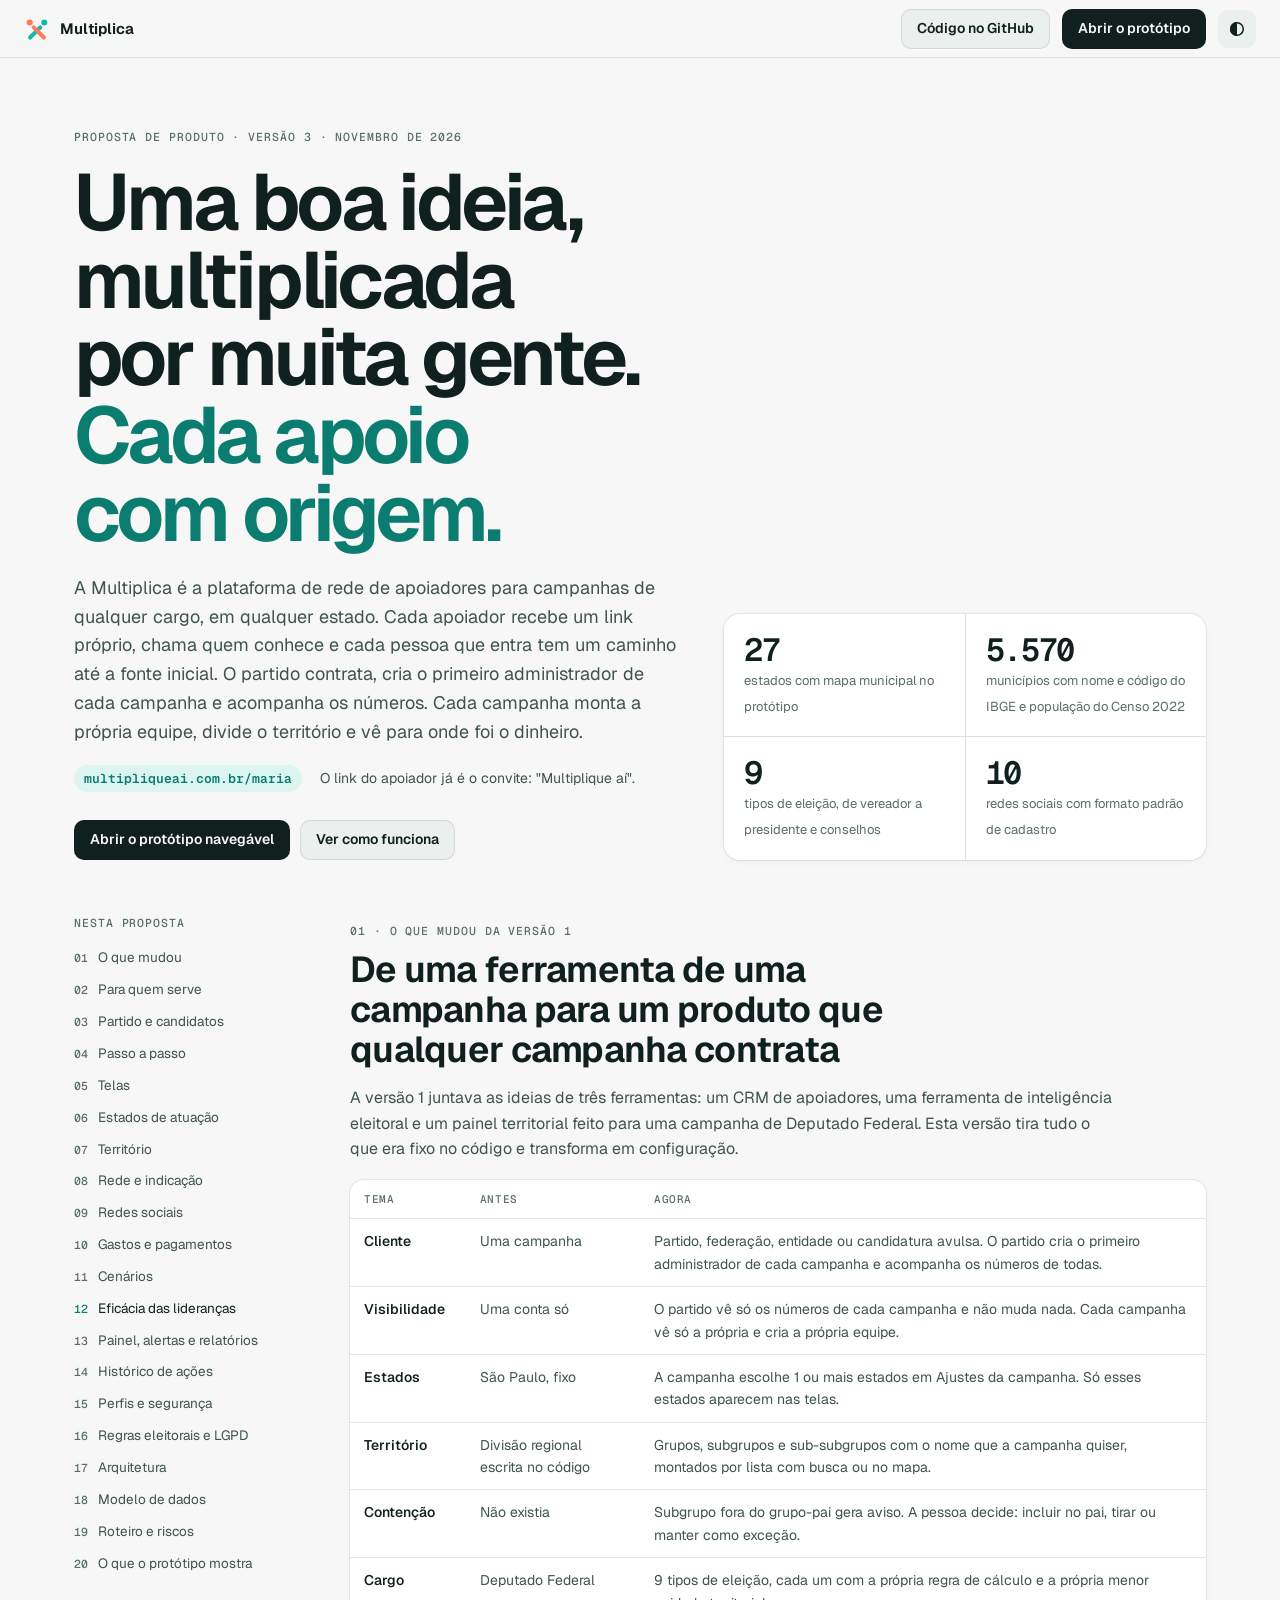
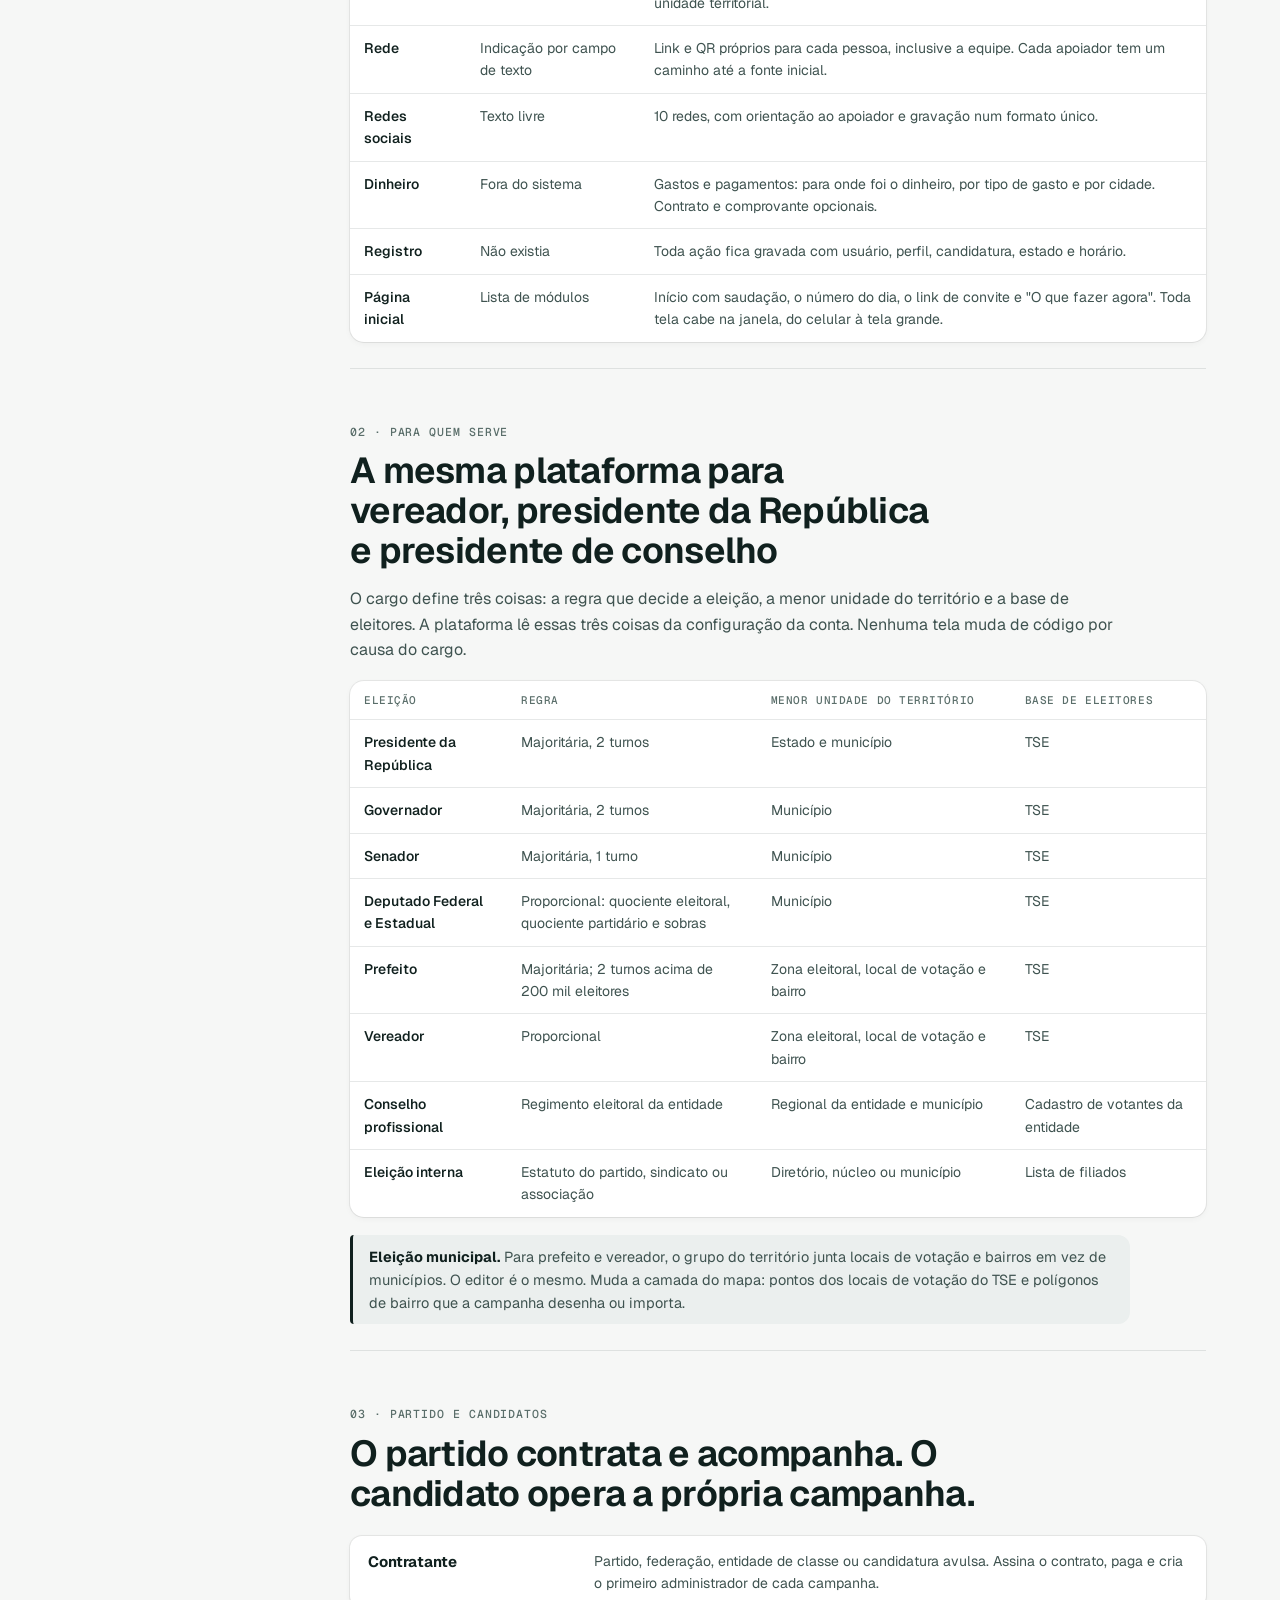
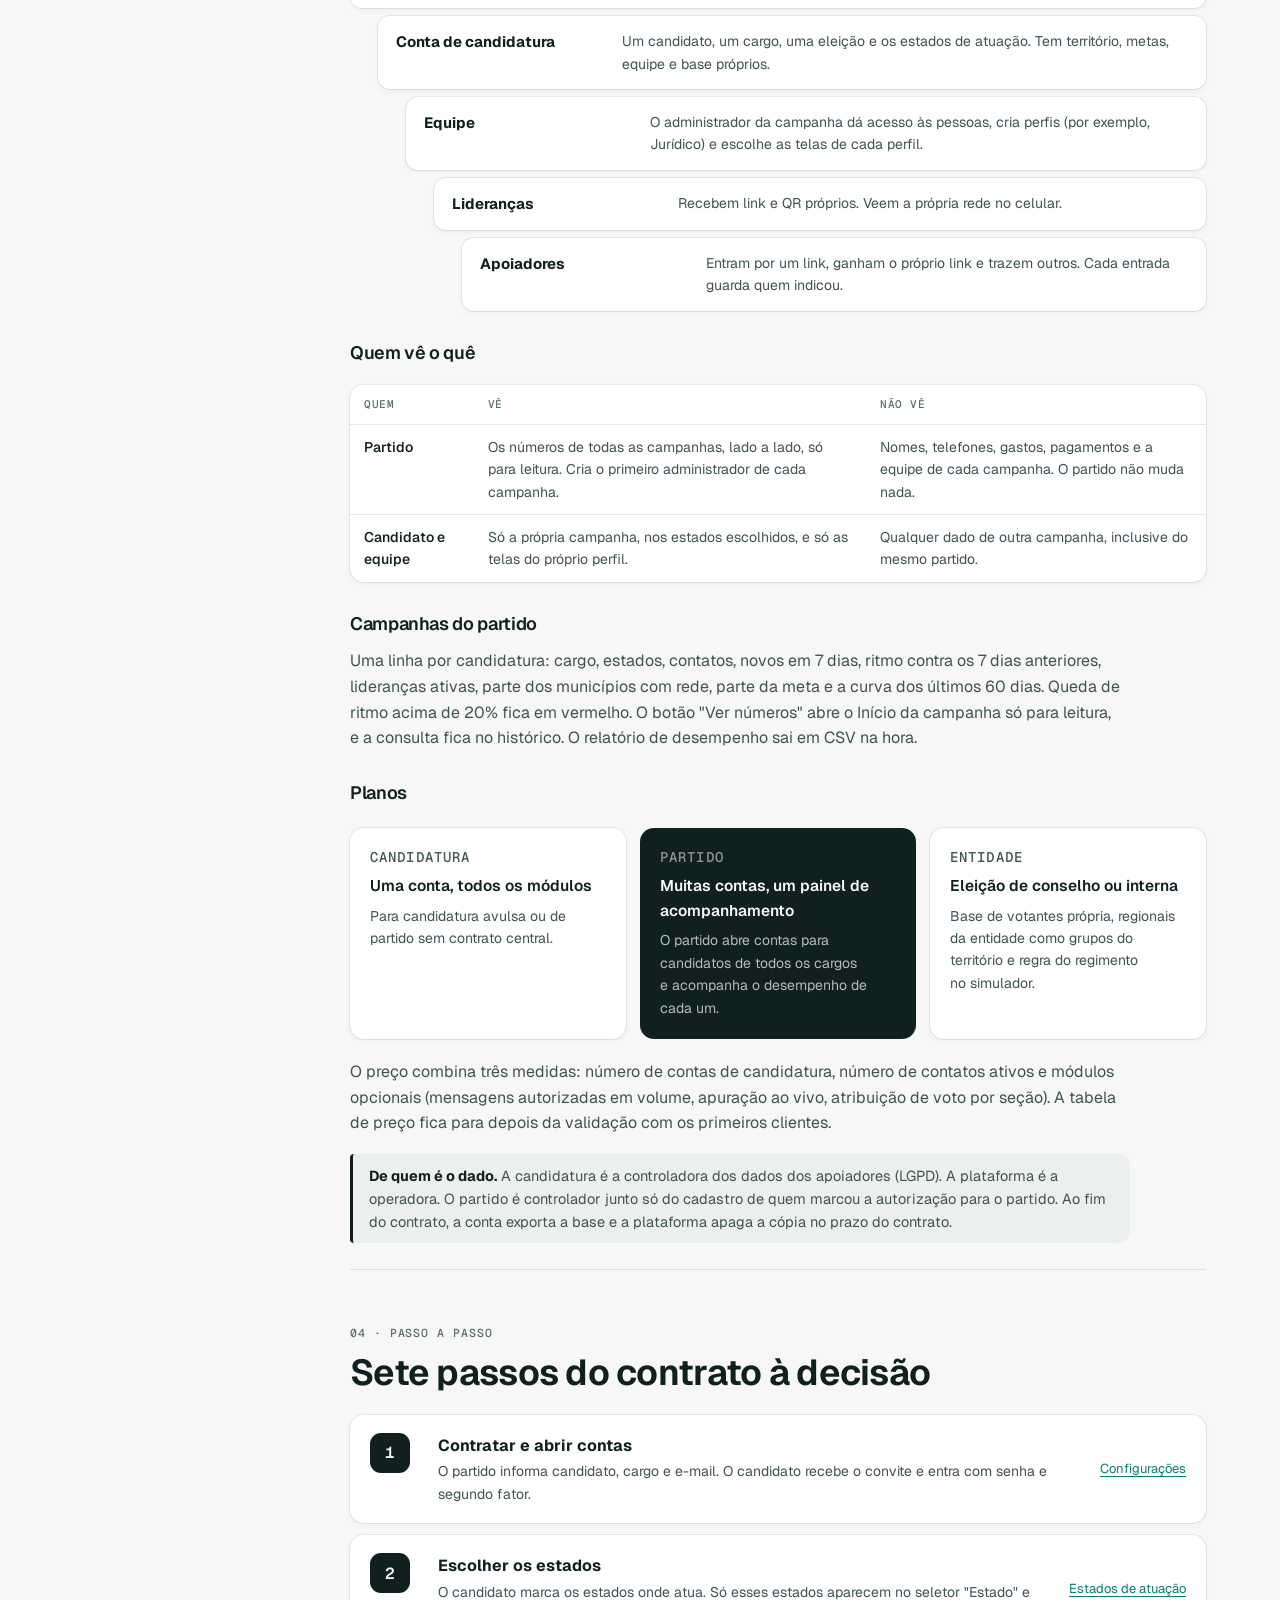
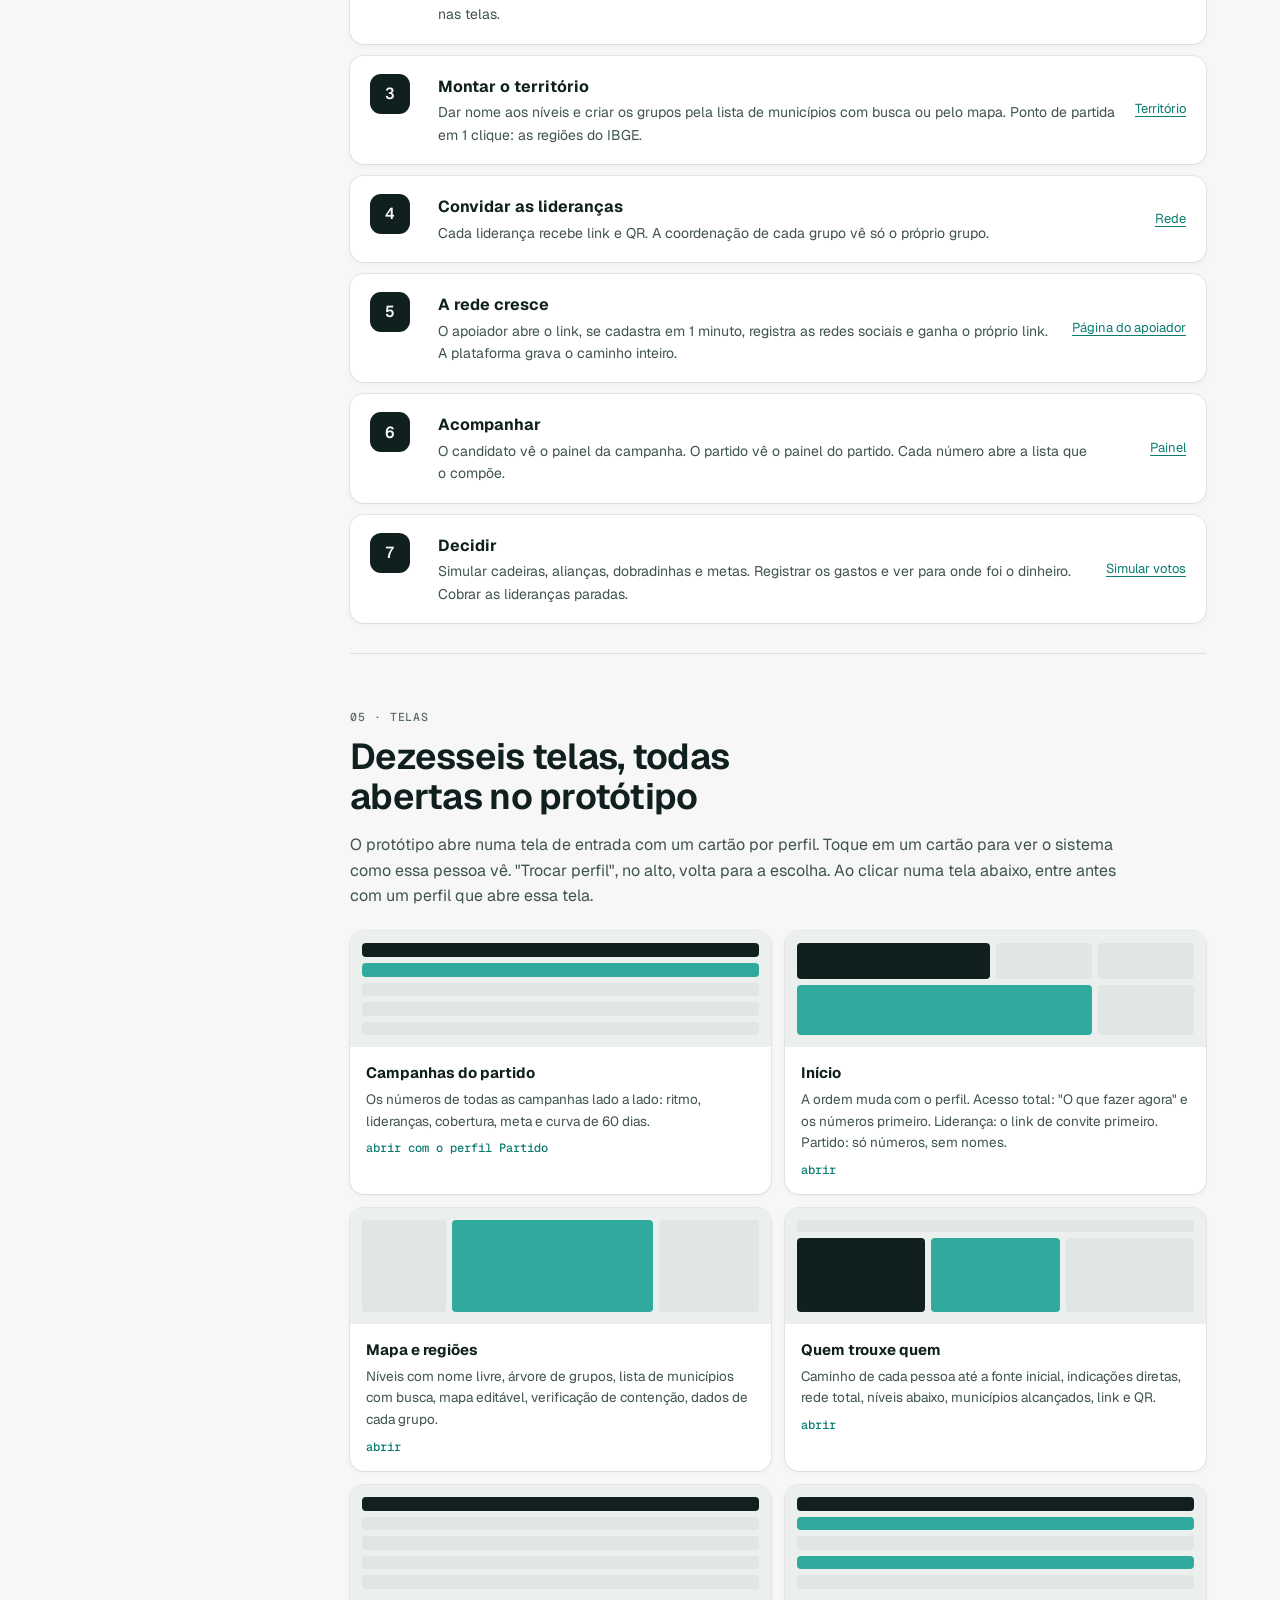
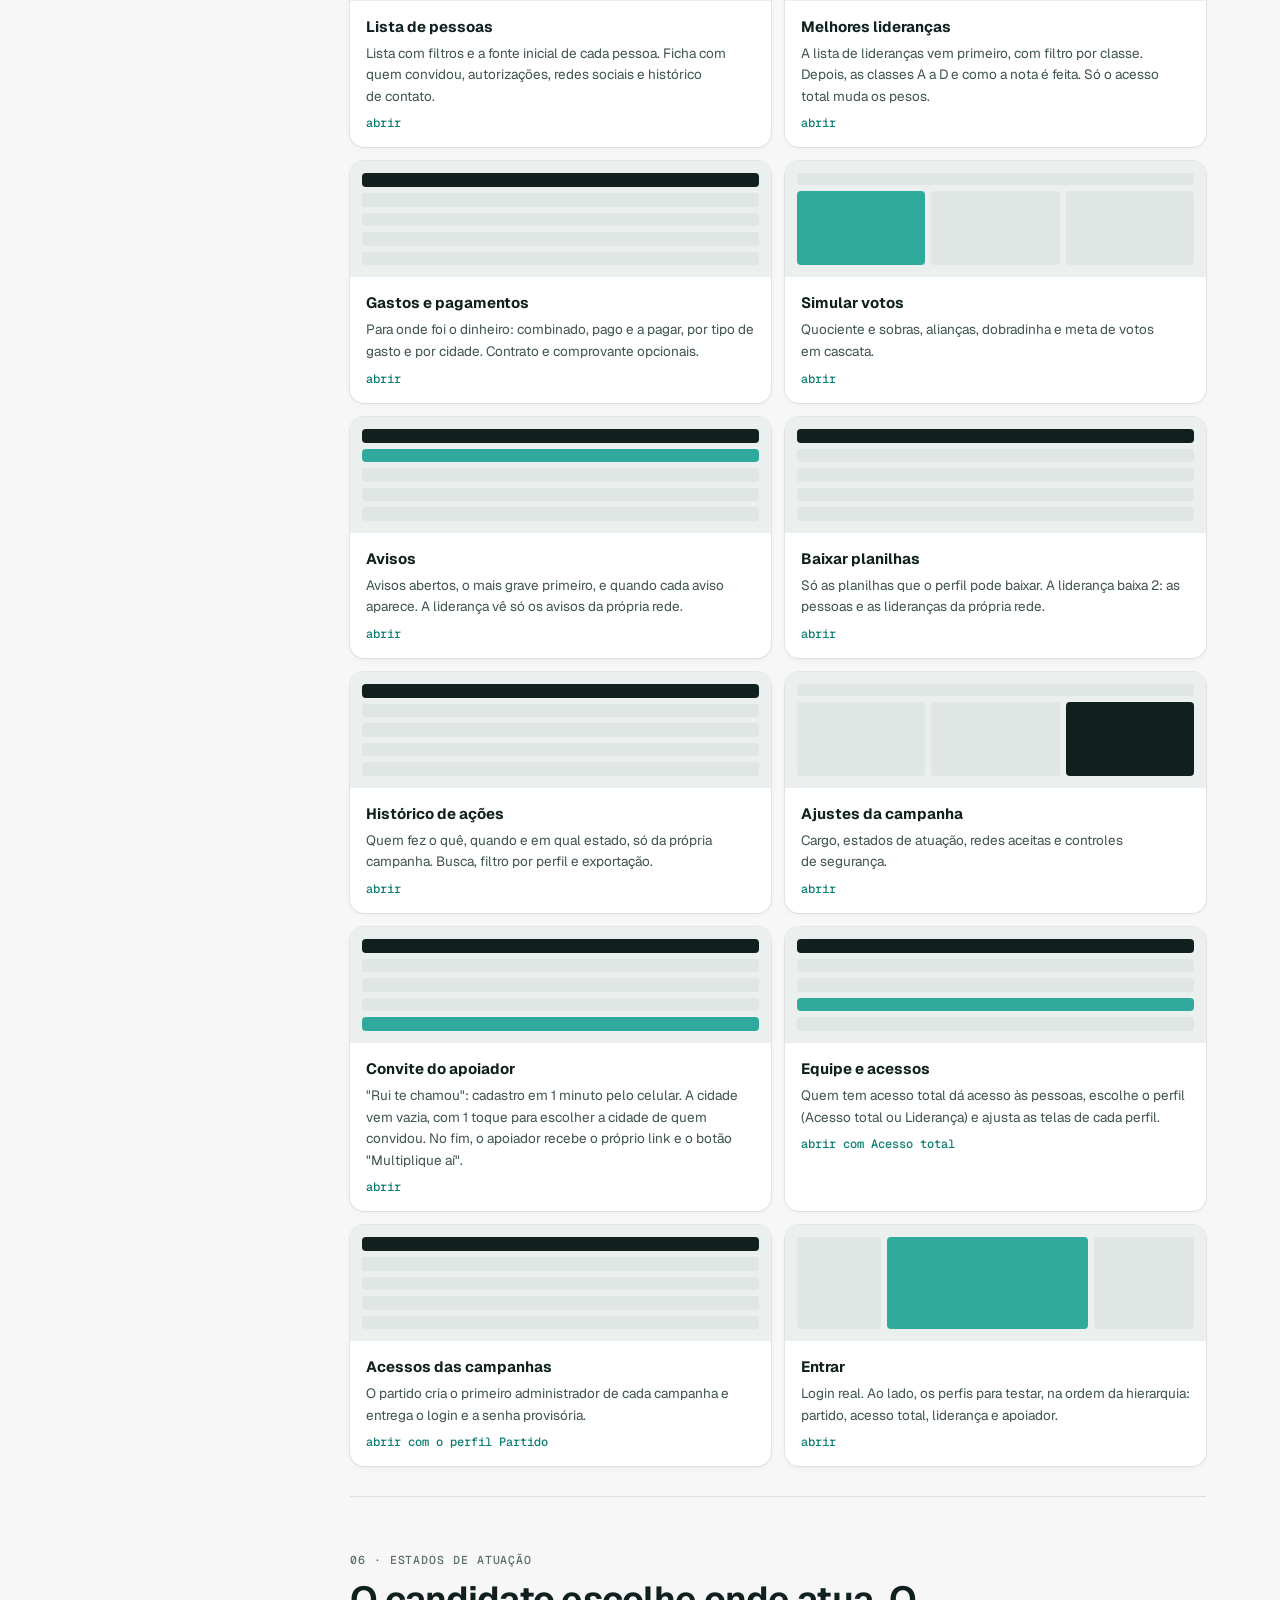
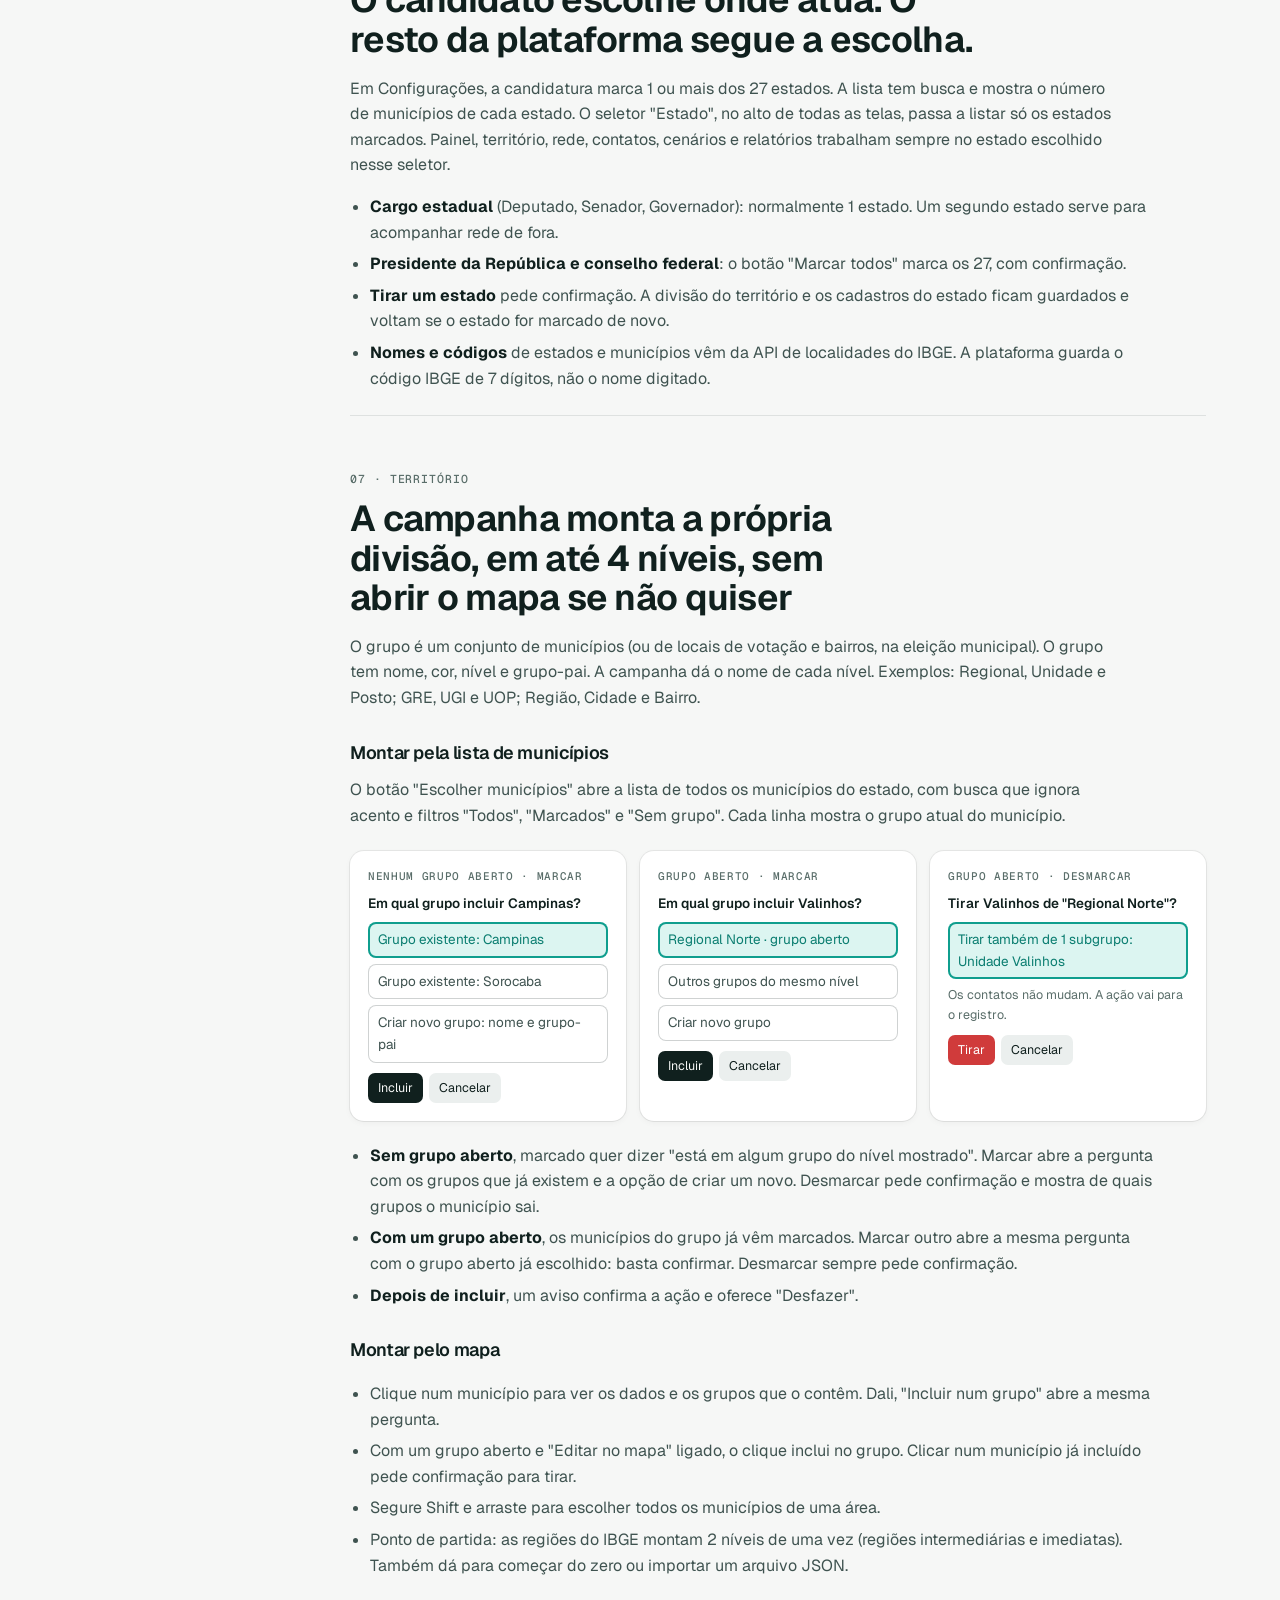
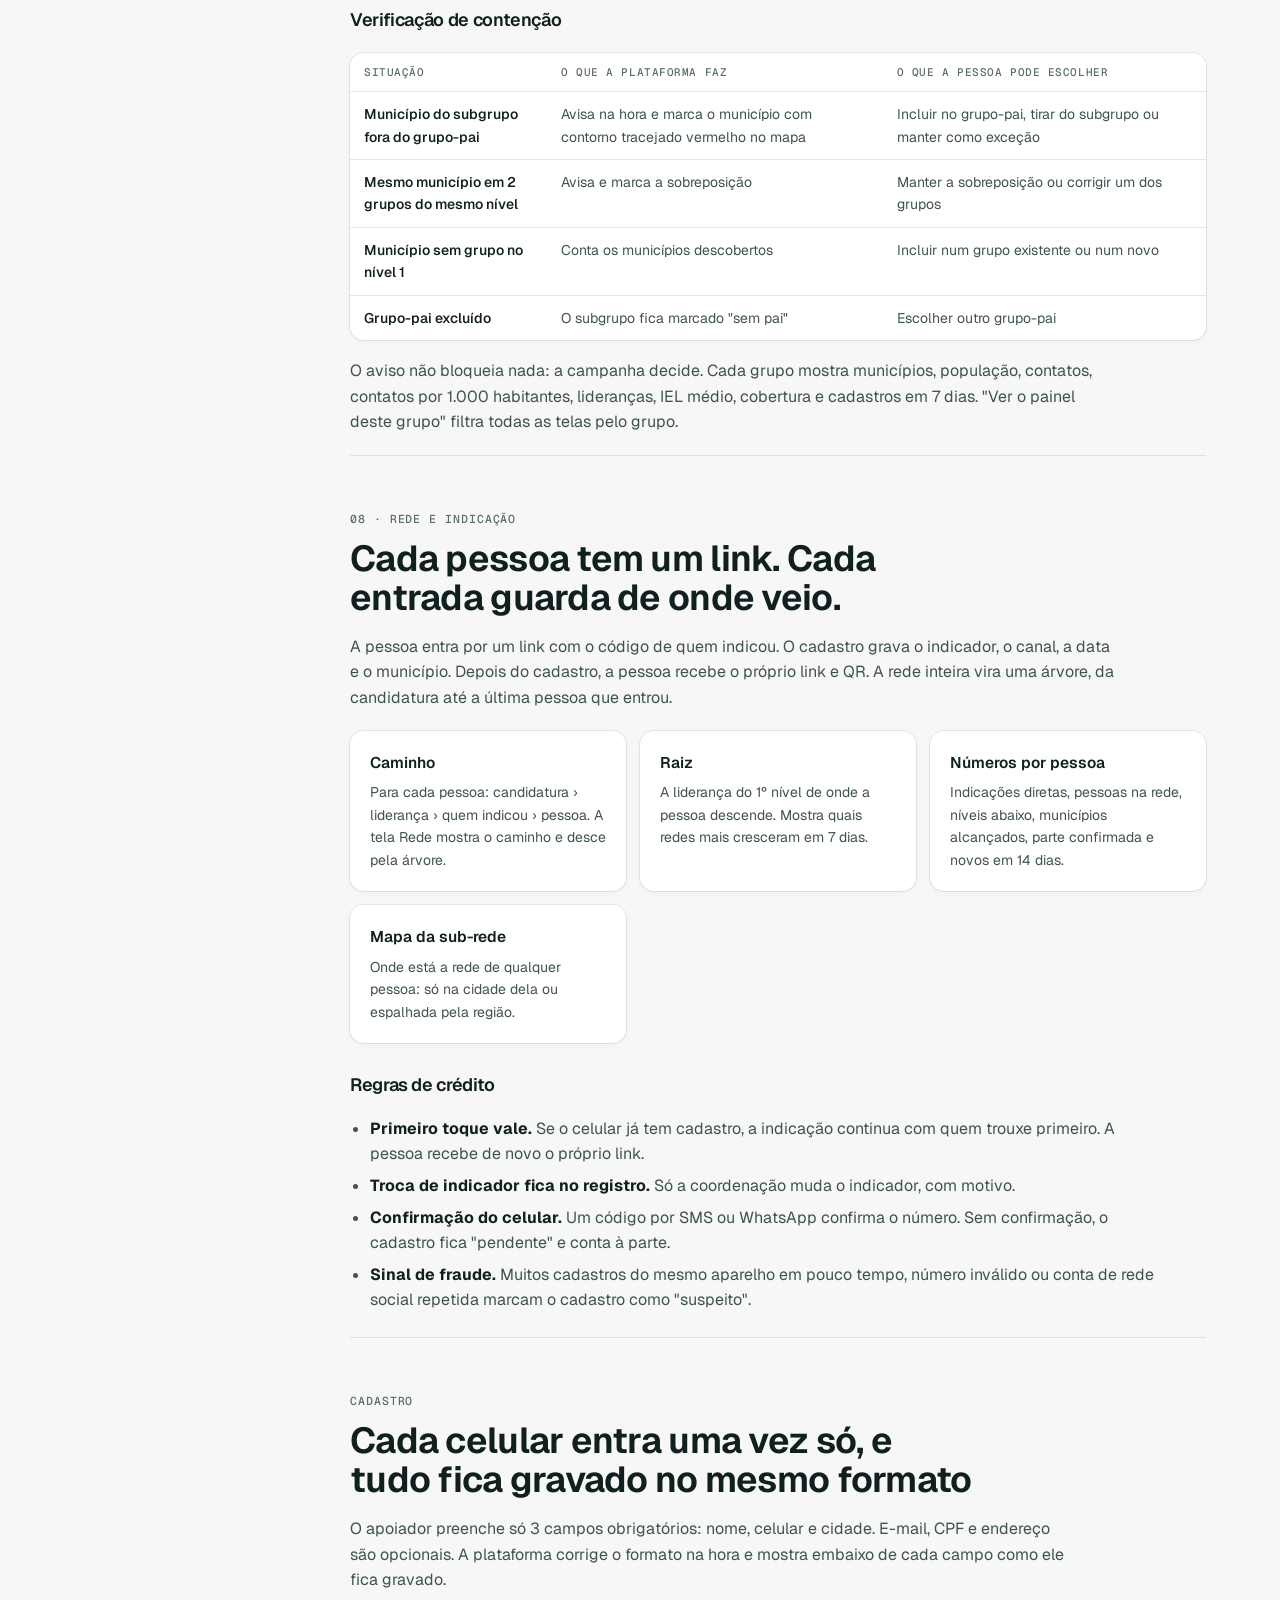
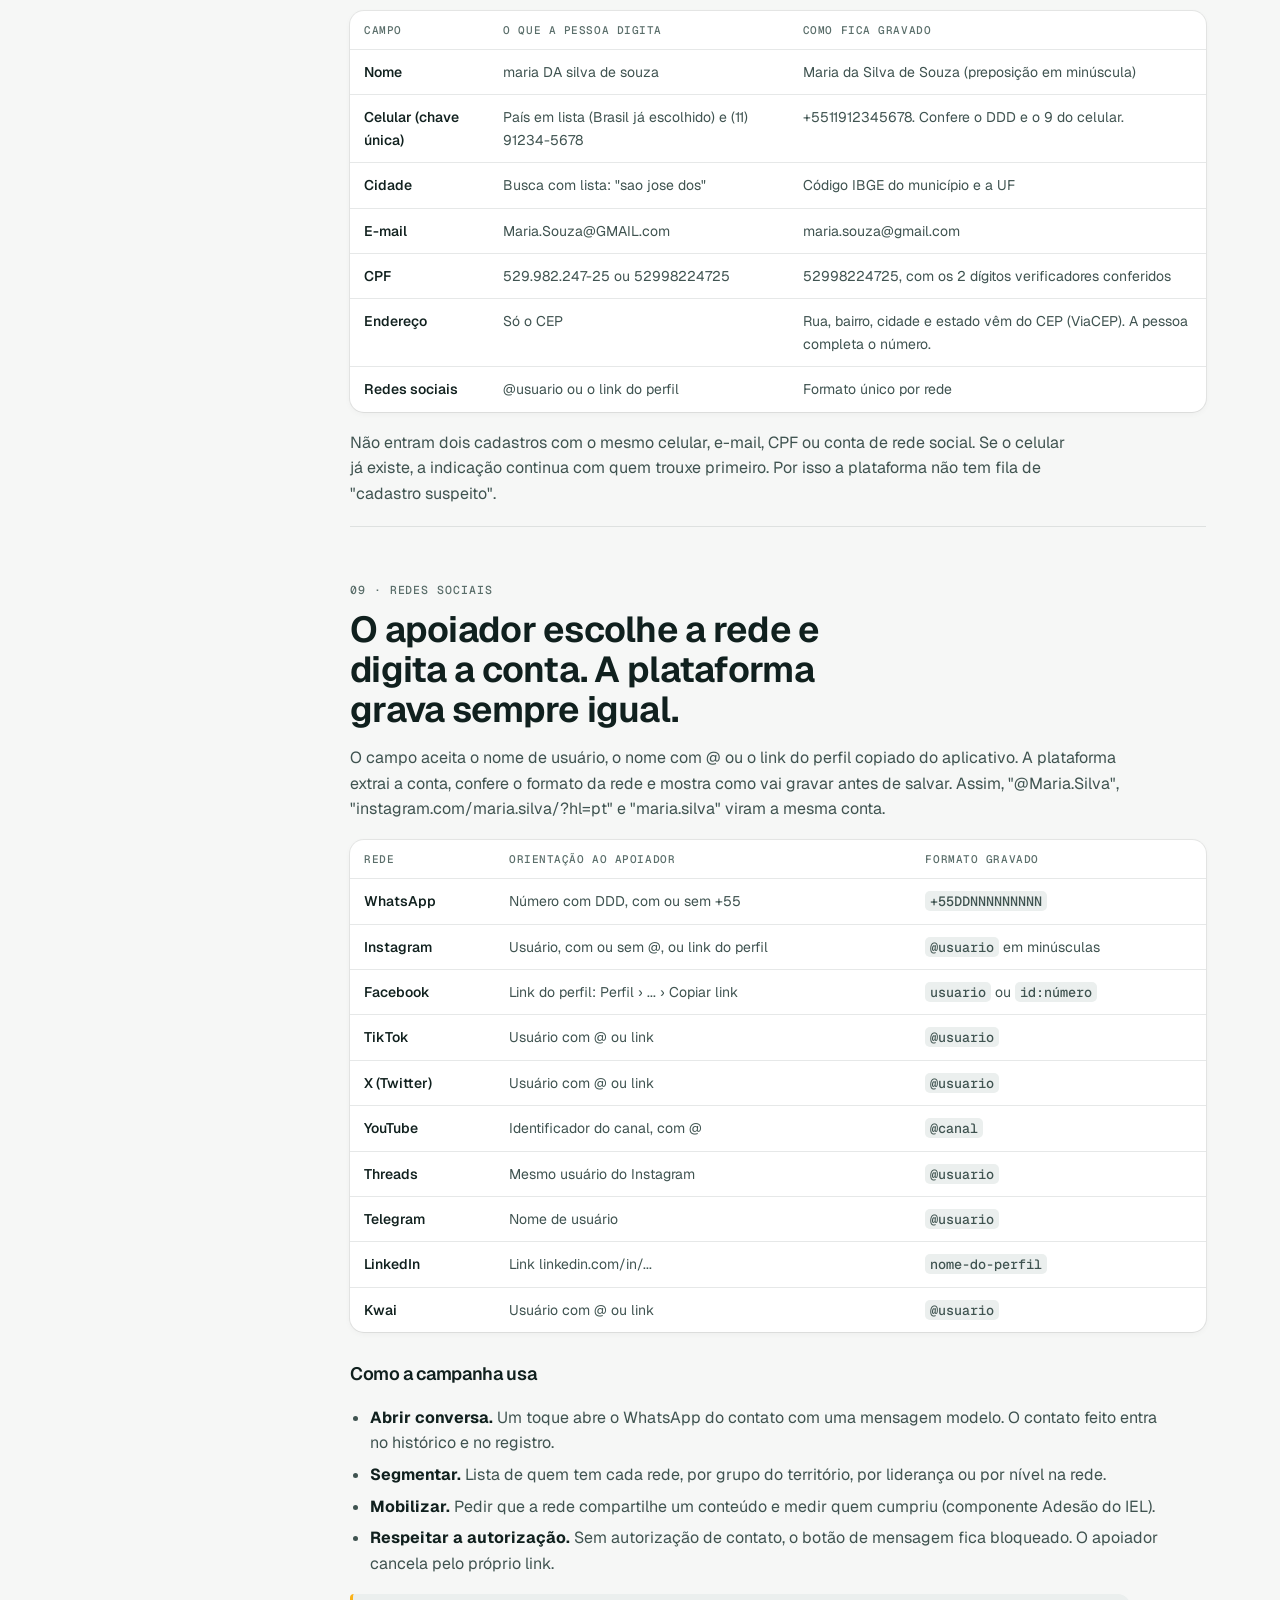
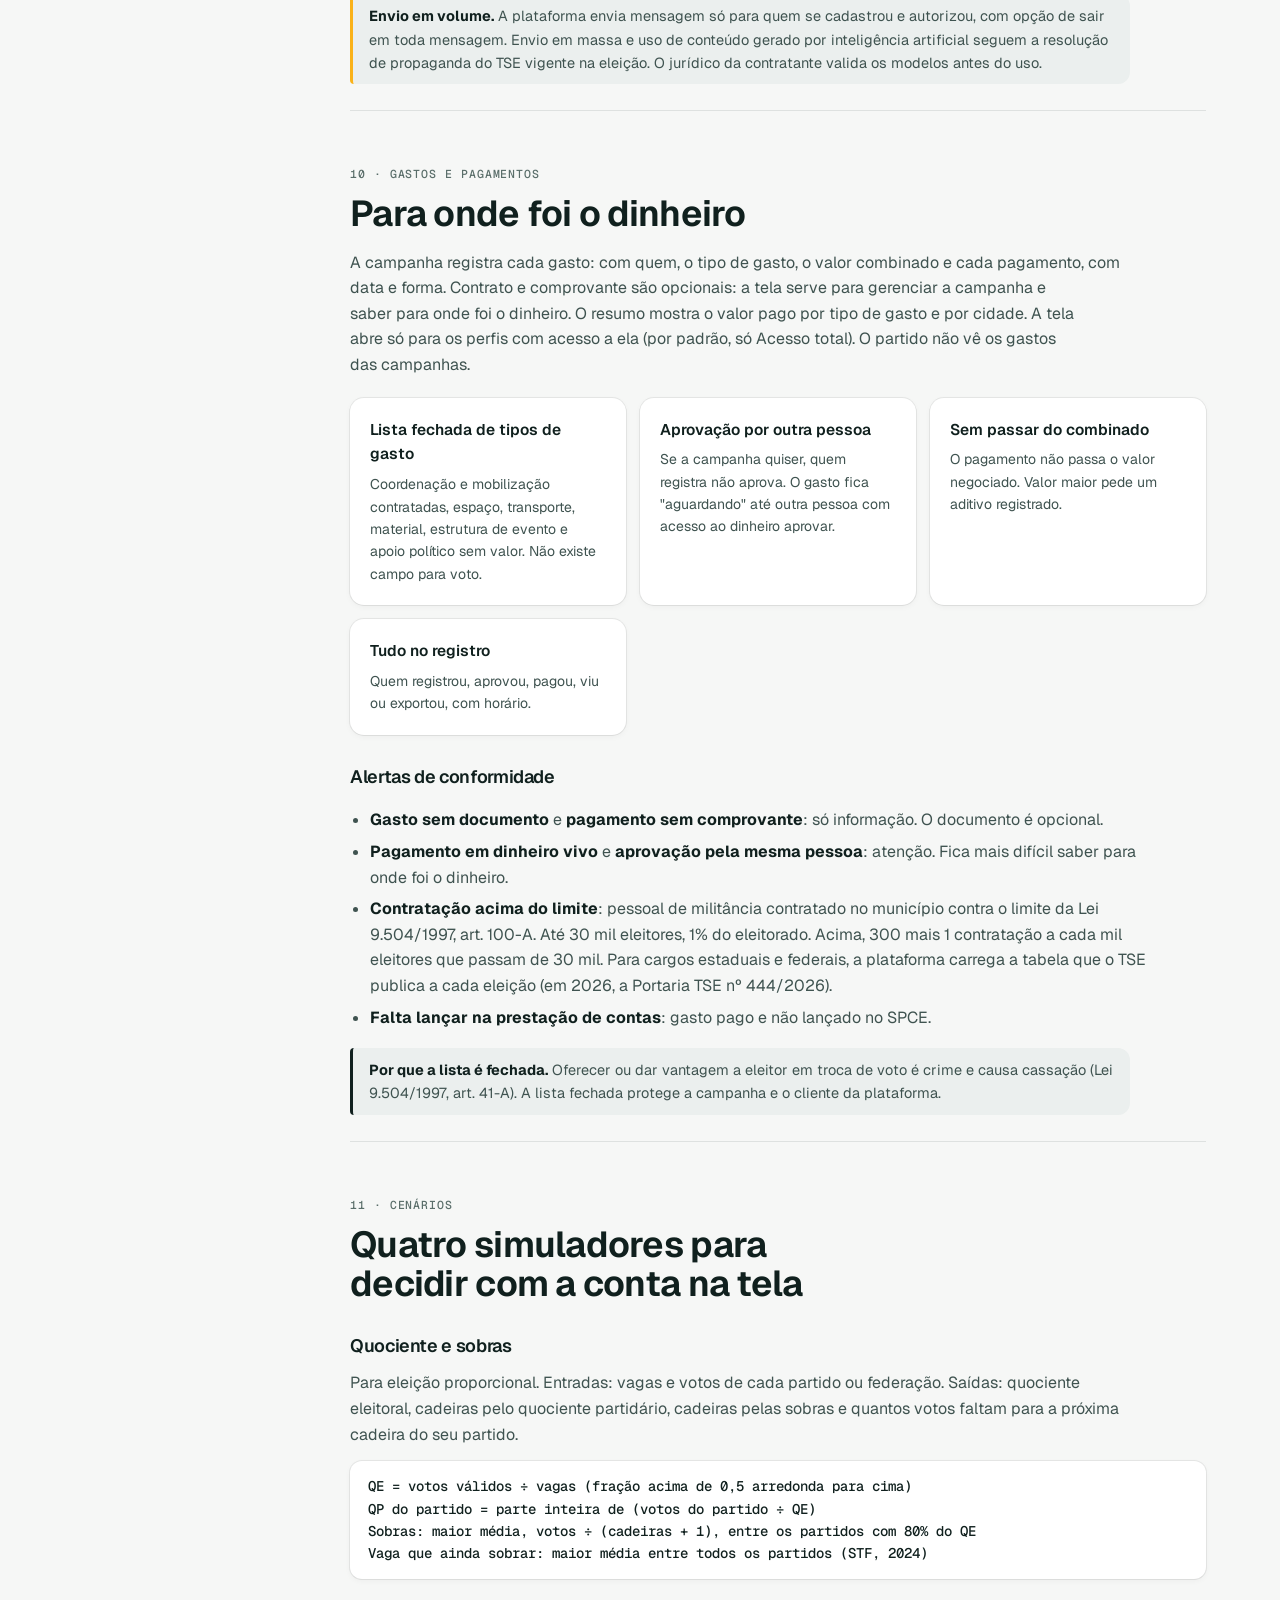
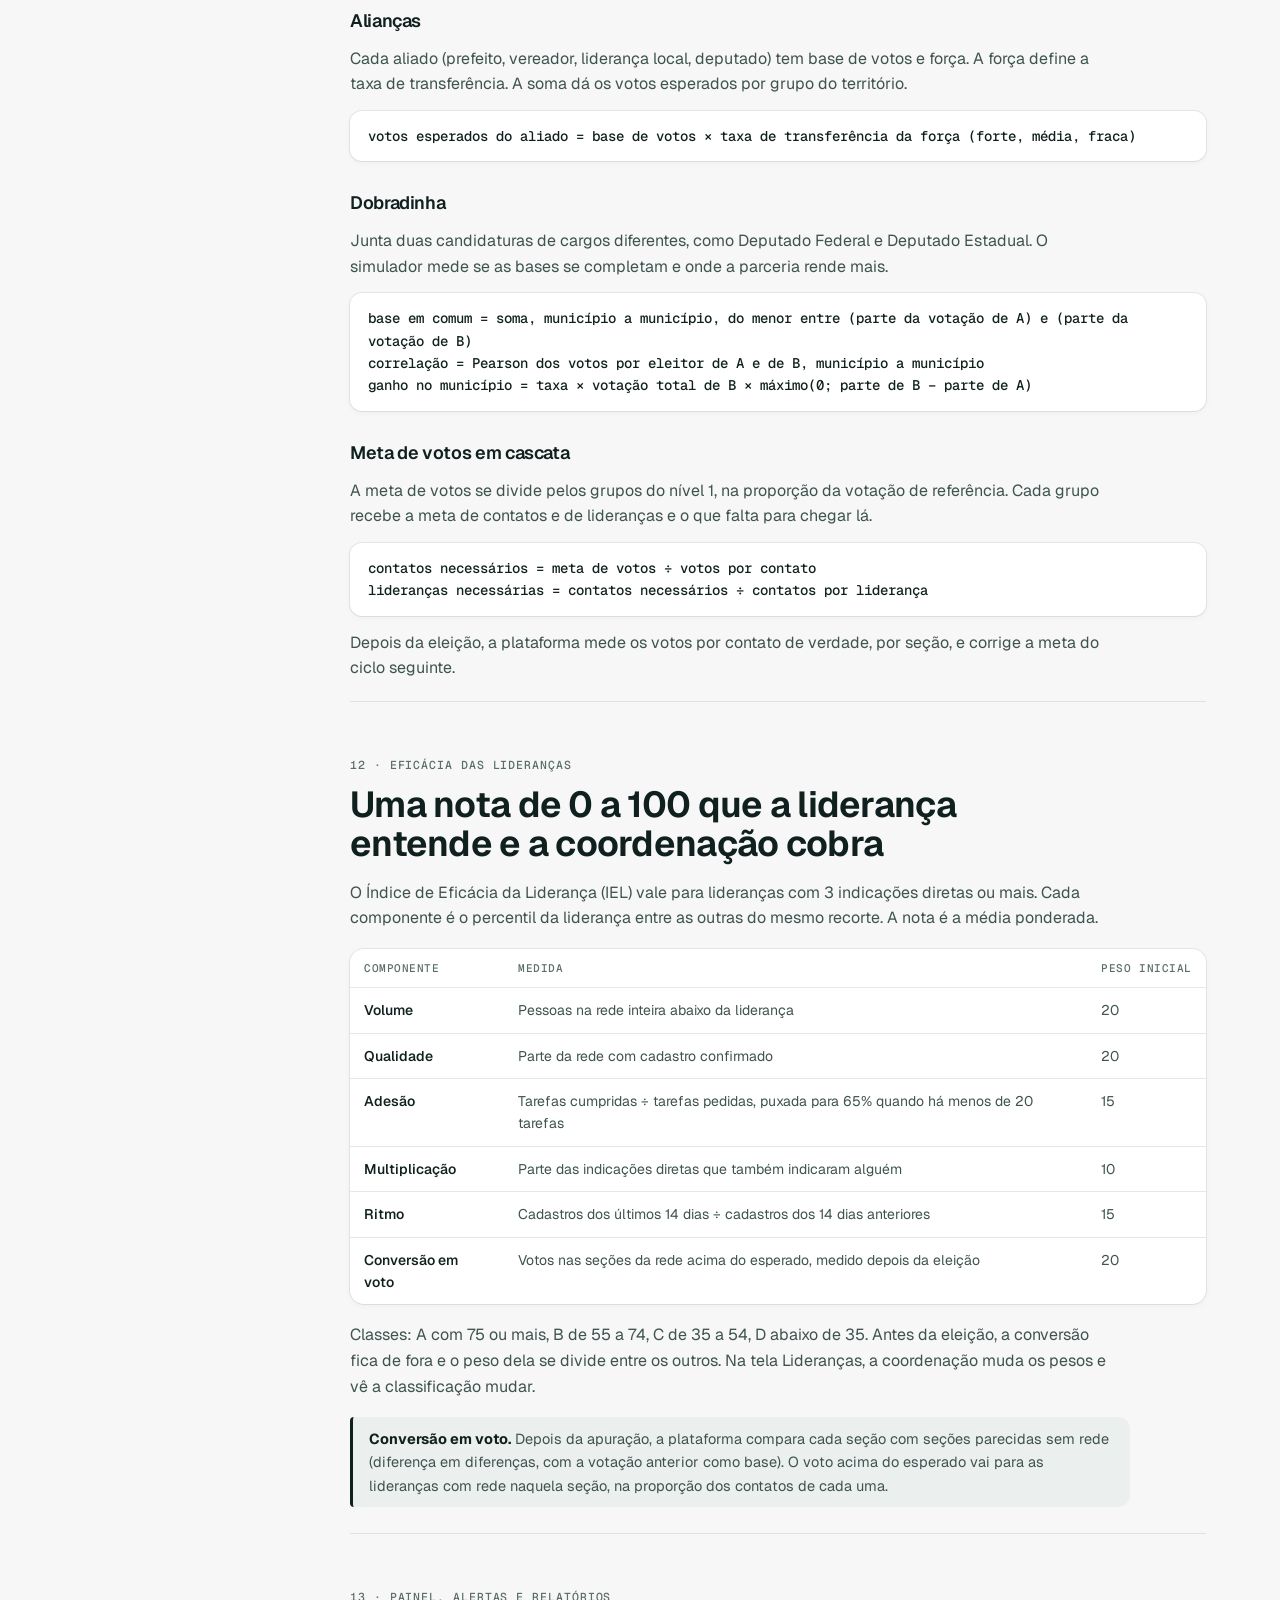
<file: index.html>
<!doctype html>
<html lang="pt-BR">
<head>
<meta charset="utf-8">
<meta name="viewport" content="width=device-width, initial-scale=1">
<title>Multiplica</title>
<meta name="description" content="Proposta da Multiplica (multipliqueai.com.br): rede de apoiadores com link próprio e rastreio até a fonte inicial, para campanhas de qualquer cargo e estado.">
<meta name="theme-color" content="#f5f4f0" media="(prefers-color-scheme: light)">
<meta name="theme-color" content="#121314" media="(prefers-color-scheme: dark)">
<link rel="preconnect" href="https://fonts.googleapis.com">
<link rel="preconnect" href="https://fonts.gstatic.com" crossorigin>
<link href="https://fonts.googleapis.com/css2?family=Geist:wght@400;500;600;700&family=Geist+Mono:wght@400;500;600&display=swap" rel="stylesheet">
<style>
:root {
  color-scheme: light;
  --fundo: #f6f7f6; --sup: #ffffff; --sup-2: #ebefee; --sup-3: #dfe6e4;
  --tinta: #10201e; --tinta-2: #3f5350; --tinta-3: #5a6e6a;
  --linha: rgb(16 32 30 / 0.1); --linha-forte: rgb(16 32 30 / 0.2);
  --sinal: #0f9e8e; --sinal-fundo: #dcf5f1; --sinal-tinta: #0a7d70; --vivo: #14b8a6; --na-vivo: #052b26; --coral: #ff7a59;
  --atencao: #fab219; --critico: #d03b3b;
  --sombra: 0 0 0 1px rgb(18 19 20 / 0.07), 0 1px 2px -1px rgb(18 19 20 / 0.07), 0 2px 6px 0 rgb(18 19 20 / 0.04);
  --mono: 'Geist Mono', ui-monospace, Menlo, monospace;
  --sans: 'Geist', ui-sans-serif, system-ui, -apple-system, 'Segoe UI', sans-serif;
}
@media (prefers-color-scheme: dark) {
  :root:not([data-theme="light"]) {
    color-scheme: dark;
    --fundo: #0a1413; --sup: #101d1b; --sup-2: #172725; --sup-3: #1f322f;
    --tinta: #e9f2f0; --tinta-2: #a8bbb7; --tinta-3: #869a96;
    --linha: rgb(255 255 255 / 0.09); --linha-forte: rgb(255 255 255 / 0.16);
    --sinal: #2dd4bf; --sinal-fundo: #0d2e2a; --sinal-tinta: #5eead4; --vivo: #2dd4bf; --na-vivo: #052b26; --coral: #ff8f73;
    --sombra: 0 0 0 1px rgb(255 255 255 / 0.07);
  }
}
:root[data-theme="dark"] {
  color-scheme: dark;
  --fundo: #0a1413; --sup: #101d1b; --sup-2: #172725; --sup-3: #1f322f;
  --tinta: #e9f2f0; --tinta-2: #a8bbb7; --tinta-3: #869a96;
  --linha: rgb(255 255 255 / 0.09); --linha-forte: rgb(255 255 255 / 0.16);
  --sinal: #2dd4bf; --sinal-fundo: #0d2e2a; --sinal-tinta: #5eead4; --vivo: #2dd4bf; --na-vivo: #052b26; --coral: #ff8f73;
  --sombra: 0 0 0 1px rgb(255 255 255 / 0.07);
}
*, *::before, *::after { box-sizing: border-box; }
body { margin: 0; background: var(--fundo); color: var(--tinta); font: 400 16px/1.6 var(--sans); -webkit-font-smoothing: antialiased; }
h1, h2, h3 { text-wrap: balance; margin: 0; letter-spacing: -0.02em; }
.marca svg { width: 26px; height: 26px; flex: none; }
.marca b { font: 650 15px/1 var(--sans); letter-spacing: -0.01em; }
.conceito { display: flex; flex-wrap: wrap; gap: 10px 18px; align-items: center; margin-top: 18px; font-size: 14px; color: var(--tinta-2); }
.conceito code { font: 600 13px var(--mono); padding: 5px 10px; border-radius: 999px; background: var(--sinal-fundo); color: var(--sinal-tinta); }
p { margin: 0 0 12px; text-wrap: pretty; }
a { color: var(--sinal-tinta); text-underline-offset: 3px; }
:focus-visible { outline: 2px solid var(--sinal); outline-offset: 2px; border-radius: 4px; }
code { font: 500 13.5px var(--mono); background: var(--sup-2); padding: 1px 5px; border-radius: 5px; overflow-wrap: anywhere; }
.topo { position: sticky; top: 0; z-index: 10; display: flex; align-items: center; gap: 12px; height: 58px; padding: 0 24px; background: color-mix(in oklab, var(--fundo) 88%, transparent); backdrop-filter: blur(10px); border-bottom: 1px solid var(--linha); }
.marca { display: flex; gap: 10px; align-items: center; font-weight: 650; font-size: 14px; color: var(--tinta); text-decoration: none; margin-right: auto; min-width: 0; }
.marca i { width: 22px; height: 22px; border-radius: 6px; background: var(--tinta); position: relative; flex: none; }
.marca i::after { content: ''; position: absolute; width: 8px; height: 8px; border-radius: 50%; background: var(--sinal); right: 4px; bottom: 4px; box-shadow: 0 0 0 2px var(--tinta); }
.bt { display: inline-flex; align-items: center; min-height: 40px; padding: 0 16px; border-radius: 10px; background: var(--tinta); color: var(--fundo); font-weight: 600; font-size: 14px; text-decoration: none; transition: transform 120ms; white-space: nowrap; }
.bt:active { transform: scale(0.96); }
.bt.sec { background: var(--sup-2); color: var(--tinta); box-shadow: inset 0 0 0 1px var(--linha); }
.tema { width: 38px; height: 38px; border: 0; border-radius: 10px; background: var(--sup-2); cursor: pointer; display: grid; place-items: center; flex: none; }
.tema span { width: 14px; height: 14px; border-radius: 50%; background: linear-gradient(90deg, var(--tinta) 50%, transparent 50%); box-shadow: inset 0 0 0 1.5px var(--tinta); }
.capa { max-width: 1180px; margin: 0 auto; padding: 72px 24px 56px; display: grid; grid-template-columns: minmax(0, 1.25fr) minmax(0, 1fr); gap: 48px; align-items: end; }
.capa .rotulo { margin-bottom: 18px; }
.capa h1 { font-size: clamp(40px, 6.2vw, 80px); line-height: 0.98; letter-spacing: -0.045em; font-weight: 650; }
.capa h1 em { font-style: normal; color: var(--sinal-tinta); }
.capa .lead { font-size: 18px; color: var(--tinta-2); margin-top: 22px; max-width: 60ch; }
.capa .acoes { display: flex; gap: 10px; margin-top: 28px; flex-wrap: wrap; }
.numeros { display: grid; grid-template-columns: 1fr 1fr; gap: 1px; background: var(--linha); border-radius: 16px; overflow: hidden; box-shadow: var(--sombra); }
.numeros div { background: var(--sup); padding: 18px 20px; }
.numeros b { display: block; font: 600 32px/1.1 var(--mono); letter-spacing: -0.04em; font-variant-numeric: tabular-nums; }
.numeros span { font-size: 13px; color: var(--tinta-3); }
.rotulo { font: 500 11.5px/1.3 var(--mono); text-transform: uppercase; letter-spacing: 0.08em; color: var(--tinta-3); }
.corpo { max-width: 1180px; margin: 0 auto; padding: 0 24px 96px; display: grid; grid-template-columns: 220px minmax(0, 1fr); gap: 56px; }
.indice { position: sticky; top: 82px; align-self: start; max-height: calc(100vh - 100px); overflow-y: auto; font-size: 13.5px; }
.indice ol { list-style: none; margin: 8px 0 0; padding: 0; counter-reset: i; }
.indice li { counter-increment: i; }
.indice a { display: flex; gap: 10px; padding: 5px 0; color: var(--tinta-2); text-decoration: none; }
.indice a::before { content: counter(i, decimal-leading-zero); font: 500 11.5px/1.9 var(--mono); color: var(--tinta-3); }
.indice a:hover, .indice a.ativo { color: var(--tinta); }
.indice a.ativo::before { color: var(--sinal-tinta); }
main { min-width: 0; }
section { padding: 56px 0 8px; border-top: 1px solid var(--linha); scroll-margin-top: 70px; }
section:first-child { border-top: 0; padding-top: 8px; }
section > h2 { font-size: clamp(26px, 3vw, 36px); line-height: 1.1; font-weight: 650; margin: 8px 0 16px; max-width: 26ch; }
section > p { max-width: 70ch; color: var(--tinta-2); }
h3 { font-size: 18px; font-weight: 600; margin: 28px 0 10px; }
.cartoes { display: grid; grid-template-columns: repeat(auto-fit, minmax(240px, 1fr)); gap: 14px; margin: 20px 0; }
.cartao { background: var(--sup); border-radius: 14px; box-shadow: var(--sombra); padding: 20px; }
.cartao h4 { margin: 0 0 6px; font-size: 15.5px; font-weight: 600; }
.cartao p, .cartao li { font-size: 14px; color: var(--tinta-2); }
.cartao p:last-child { margin-bottom: 0; }
.cartao .rotulo { margin-bottom: 8px; }
.cartao.escuro { background: var(--tinta); color: var(--fundo); box-shadow: none; }
.cartao.escuro p { color: color-mix(in oklab, var(--fundo) 72%, transparent); }
.cartao.escuro .rotulo { color: color-mix(in oklab, var(--fundo) 55%, transparent); }
.tab-rolagem { overflow-x: auto; margin: 18px 0; background: var(--sup); border-radius: 14px; box-shadow: var(--sombra); }
table { width: 100%; border-collapse: collapse; font-size: 14px; }
th { text-align: left; font: 500 11px/1.3 var(--mono); text-transform: uppercase; letter-spacing: 0.05em; color: var(--tinta-3); padding: 12px 14px; border-bottom: 1px solid var(--linha); white-space: nowrap; }
td { padding: 11px 14px; border-bottom: 1px solid var(--linha); vertical-align: top; color: var(--tinta-2); }
td:first-child { color: var(--tinta); font-weight: 550; }
tbody tr:last-child td { border-bottom: 0; }
.passos { list-style: none; margin: 22px 0; padding: 0; counter-reset: p; display: grid; gap: 12px; }
.passos li { counter-increment: p; display: grid; grid-template-columns: 52px minmax(0, 1fr) auto; gap: 16px; align-items: start; background: var(--sup); border-radius: 14px; box-shadow: var(--sombra); padding: 18px 20px; }
.passos li::before { content: counter(p); width: 40px; height: 40px; border-radius: 11px; background: var(--tinta); color: var(--fundo); display: grid; place-items: center; font: 600 16px var(--mono); }
.passos b { display: block; font-size: 16px; margin-bottom: 2px; color: var(--tinta); }
.passos p { font-size: 14px; margin: 0; color: var(--tinta-2); }
.passos a { font-size: 13px; white-space: nowrap; align-self: center; }
.arvore-hier { margin: 22px 0; display: grid; gap: 8px; }
.arvore-hier div { background: var(--sup); box-shadow: var(--sombra); border-radius: 12px; padding: 14px 18px; display: grid; grid-template-columns: 210px 1fr; gap: 16px; }
.arvore-hier div:nth-child(2) { margin-left: 28px; } .arvore-hier div:nth-child(3) { margin-left: 56px; } .arvore-hier div:nth-child(4) { margin-left: 84px; } .arvore-hier div:nth-child(5) { margin-left: 112px; }
.arvore-hier b { font-size: 15px; }
.arvore-hier span { color: var(--tinta-2); font-size: 14px; }
.formula { font: 500 14px/1.6 var(--mono); background: var(--sup); box-shadow: var(--sombra); border-radius: 12px; padding: 14px 18px; margin: 14px 0; overflow-x: auto; white-space: pre-wrap; }
.nota { border-left: 3px solid var(--tinta); padding: 10px 16px; background: var(--sup-2); border-radius: 4px 12px 12px 4px; font-size: 14.5px; color: var(--tinta-2); margin: 18px 0; max-width: 78ch; }
.nota.aviso { border-color: var(--atencao); }
.nota b { color: var(--tinta); }
.lista { padding-left: 20px; color: var(--tinta-2); max-width: 74ch; }
.lista li { margin-bottom: 6px; }
.lista b { color: var(--tinta); }
.esboco { margin: 22px 0; display: grid; grid-template-columns: repeat(auto-fit, minmax(280px, 1fr)); gap: 14px; }
.tela { background: var(--sup); border-radius: 14px; box-shadow: var(--sombra); overflow: hidden; text-decoration: none; color: inherit; display: block; transition: transform 160ms cubic-bezier(0.2, 0, 0, 1); }
.tela:hover { transform: translateY(-2px); }
.tela .moldura { height: 116px; background: var(--sup-2); padding: 12px; display: grid; gap: 6px; }
.tela .moldura i { display: block; border-radius: 4px; background: var(--sup-3); }
.tela .moldura i.s { background: var(--sinal); opacity: 0.85; }
.tela .moldura i.t { background: var(--tinta); }
.tela .txt { padding: 14px 16px 16px; }
.tela h4 { margin: 0 0 4px; font-size: 15px; }
.tela p { margin: 0; font-size: 13.5px; color: var(--tinta-2); }
.tela .ir { display: block; margin-top: 8px; font: 500 12px var(--mono); color: var(--sinal-tinta); }
.m1 { grid-template-columns: 2fr 1fr 1fr; grid-template-rows: 1fr 1.4fr; } .m1 i:nth-child(4) { grid-column: span 2; }
.m2 { grid-template-columns: 1fr 2.4fr 1.2fr; } .m3 { grid-template-columns: 1fr 1fr 1fr; grid-template-rows: auto 1fr; }
.m3 i:nth-child(1) { grid-column: span 3; height: 12px; } .m4 { grid-template-rows: 14px 1fr 1fr 1fr 1fr; }
.dlg { margin: 22px 0; display: grid; grid-template-columns: repeat(auto-fit, minmax(260px, 1fr)); gap: 14px; }
.dlg figure { margin: 0; background: var(--sup); border-radius: 14px; box-shadow: var(--sombra); padding: 18px; font-size: 13.5px; }
.dlg figcaption { font: 500 11px var(--mono); text-transform: uppercase; letter-spacing: 0.06em; color: var(--tinta-3); margin-bottom: 10px; }
.dlg .q { font-weight: 600; margin-bottom: 8px; }
.dlg .op { padding: 7px 10px; border-radius: 8px; box-shadow: inset 0 0 0 1px var(--linha-forte); margin-bottom: 6px; color: var(--tinta-2); }
.dlg .op.on { box-shadow: inset 0 0 0 2px var(--sinal); background: var(--sinal-fundo); color: var(--sinal-tinta); }
.dlg .bts { display: flex; gap: 6px; margin-top: 10px; }
.dlg .bts span { padding: 5px 10px; border-radius: 7px; background: var(--sup-2); font-size: 12.5px; }
.dlg .bts span:first-child { background: var(--tinta); color: var(--fundo); }
.dlg .bts span.vermelho { background: var(--critico); color: #fff; }
.rodape { max-width: 1180px; margin: 0 auto; padding: 28px 24px 48px; border-top: 1px solid var(--linha); font-size: 13px; color: var(--tinta-3); display: flex; justify-content: space-between; gap: 16px; flex-wrap: wrap; }
@media (max-width: 980px) {
  .capa { grid-template-columns: 1fr; padding-top: 44px; gap: 32px; }
  .corpo { grid-template-columns: minmax(0, 1fr); gap: 0; }
  .indice { display: none; }
  .arvore-hier div { grid-template-columns: 1fr; gap: 2px; }
  .arvore-hier div:nth-child(n) { margin-left: 0; border-left: 3px solid var(--sinal); }
  .passos li { grid-template-columns: 44px minmax(0, 1fr); }
  .passos li::before { width: 36px; height: 36px; }
  .passos a { grid-column: 2; }
}
@media (max-width: 560px) {
  .topo { padding: 0 16px; } .topo .bt.sec { display: none; }
  .marca span { overflow: hidden; text-overflow: ellipsis; white-space: nowrap; }
  .capa, .corpo, .rodape { padding-left: 16px; padding-right: 16px; }
  .numeros b { font-size: 24px; }
}
@media (prefers-reduced-motion: reduce) { * { transition-duration: 1ms !important; } }
</style>
</head>
<body>
<header class="topo">
  <a class="marca" href="#"><svg viewBox="0 0 64 64" aria-hidden="true"><path d="M15 53 L40 28" stroke="#14b8a6" stroke-width="10" stroke-linecap="round" fill="none"/><circle cx="50" cy="16" r="7.5" fill="#14b8a6"/><path d="M49 53 L24 28" stroke="#ff7a59" stroke-width="10" stroke-linecap="round" fill="none"/><circle cx="14" cy="16" r="7.5" fill="#ff7a59"/></svg><b>Multiplica</b></a>
  <a class="bt sec" href="https://github.com/Bruno-LSo/multiplica" target="_blank" rel="noopener">Código no GitHub</a>
  <a class="bt" href="app/">Abrir o protótipo</a>
  <button class="tema" id="tema" aria-label="Trocar o tema"><span aria-hidden="true"></span></button>
</header>

<div class="capa">
  <div>
    <p class="rotulo">Proposta de produto · versão 3 · novembro de 2026</p>
    <h1>Uma boa ideia, multiplicada por muita gente. <em>Cada apoio com origem.</em></h1>
    <p class="lead">A Multiplica é a plataforma de rede de apoiadores para campanhas de qualquer cargo, em qualquer estado. Cada apoiador recebe um link próprio, chama quem conhece e cada pessoa que entra tem um caminho até a fonte inicial. O partido contrata, cria o primeiro administrador de cada campanha e acompanha os números. Cada campanha monta a própria equipe, divide o território e vê para onde foi o dinheiro.</p>
    <div class="conceito"><code>multipliqueai.com.br/maria</code><span>O link do apoiador já é o convite: "Multiplique aí".</span></div>
    <div class="acoes"><a class="bt" href="app/">Abrir o protótipo navegável</a><a class="bt sec" href="#passo-a-passo">Ver como funciona</a></div>
  </div>
  <div class="numeros" aria-label="Escopo da plataforma">
    <div><b>27</b><span>estados com mapa municipal no protótipo</span></div>
    <div><b>5.570</b><span>municípios com nome e código do IBGE e população do Censo 2022</span></div>
    <div><b>9</b><span>tipos de eleição, de vereador a presidente e conselhos</span></div>
    <div><b>10</b><span>redes sociais com formato padrão de cadastro</span></div>
  </div>
</div>

<div class="corpo">
  <nav class="indice" aria-label="Índice"><p class="rotulo">Nesta proposta</p><ol>
    <li><a href="#mudou">O que mudou</a></li><li><a href="#cargos">Para quem serve</a></li><li><a href="#comercial">Partido e candidatos</a></li>
    <li><a href="#passo-a-passo">Passo a passo</a></li><li><a href="#telas">Telas</a></li><li><a href="#estados">Estados de atuação</a></li><li><a href="#territorio">Território</a></li>
    <li><a href="#rede">Rede e indicação</a></li><li><a href="#redes-sociais">Redes sociais</a></li><li><a href="#acordos">Gastos e pagamentos</a></li>
    <li><a href="#cenarios">Cenários</a></li><li><a href="#iel">Eficácia das lideranças</a></li><li><a href="#painel">Painel, alertas e relatórios</a></li>
    <li><a href="#registro">Histórico de ações</a></li><li><a href="#perfis">Perfis e segurança</a></li><li><a href="#lei">Regras eleitorais e LGPD</a></li>
    <li><a href="#arquitetura">Arquitetura</a></li><li><a href="#dados">Modelo de dados</a></li><li><a href="#roteiro">Roteiro e riscos</a></li><li><a href="#prototipo">O que o protótipo mostra</a></li>
  </ol></nav>

  <main>
  <section id="mudou">
    <p class="rotulo">01 · O que mudou da versão 1</p>
    <h2>De uma ferramenta de uma campanha para um produto que qualquer campanha contrata</h2>
    <p>A versão 1 juntava as ideias de três ferramentas: um CRM de apoiadores, uma ferramenta de inteligência eleitoral e um painel territorial feito para uma campanha de Deputado Federal. Esta versão tira tudo o que era fixo no código e transforma em configuração.</p>
    <div class="tab-rolagem"><table><thead><tr><th>Tema</th><th>Antes</th><th>Agora</th></tr></thead><tbody>
      <tr><td>Cliente</td><td>Uma campanha</td><td>Partido, federação, entidade ou candidatura avulsa. O partido cria o primeiro administrador de cada campanha e acompanha os números de todas.</td></tr>
      <tr><td>Visibilidade</td><td>Uma conta só</td><td>O partido vê só os números de cada campanha e não muda nada. Cada campanha vê só a própria e cria a própria equipe.</td></tr>
      <tr><td>Estados</td><td>São Paulo, fixo</td><td>A campanha escolhe 1 ou mais estados em Ajustes da campanha. Só esses estados aparecem nas telas.</td></tr>
      <tr><td>Território</td><td>Divisão regional escrita no código</td><td>Grupos, subgrupos e sub-subgrupos com o nome que a campanha quiser, montados por lista com busca ou no mapa.</td></tr>
      <tr><td>Contenção</td><td>Não existia</td><td>Subgrupo fora do grupo-pai gera aviso. A pessoa decide: incluir no pai, tirar ou manter como exceção.</td></tr>
      <tr><td>Cargo</td><td>Deputado Federal</td><td>9 tipos de eleição, cada um com a própria regra de cálculo e a própria menor unidade territorial.</td></tr>
      <tr><td>Rede</td><td>Indicação por campo de texto</td><td>Link e QR próprios para cada pessoa, inclusive a equipe. Cada apoiador tem um caminho até a fonte inicial.</td></tr>
      <tr><td>Redes sociais</td><td>Texto livre</td><td>10 redes, com orientação ao apoiador e gravação num formato único.</td></tr>
      <tr><td>Dinheiro</td><td>Fora do sistema</td><td>Gastos e pagamentos: para onde foi o dinheiro, por tipo de gasto e por cidade. Contrato e comprovante opcionais.</td></tr>
      <tr><td>Registro</td><td>Não existia</td><td>Toda ação fica gravada com usuário, perfil, candidatura, estado e horário.</td></tr>
      <tr><td>Página inicial</td><td>Lista de módulos</td><td>Início com saudação, o número do dia, o link de convite e "O que fazer agora". Toda tela cabe na janela, do celular à tela grande.</td></tr>
    </tbody></table></div>
  </section>

  <section id="cargos">
    <p class="rotulo">02 · Para quem serve</p>
    <h2>A mesma plataforma para vereador, presidente da República e presidente de conselho</h2>
    <p>O cargo define três coisas: a regra que decide a eleição, a menor unidade do território e a base de eleitores. A plataforma lê essas três coisas da configuração da conta. Nenhuma tela muda de código por causa do cargo.</p>
    <div class="tab-rolagem"><table><thead><tr><th>Eleição</th><th>Regra</th><th>Menor unidade do território</th><th>Base de eleitores</th></tr></thead><tbody>
      <tr><td>Presidente da República</td><td>Majoritária, 2 turnos</td><td>Estado e município</td><td>TSE</td></tr>
      <tr><td>Governador</td><td>Majoritária, 2 turnos</td><td>Município</td><td>TSE</td></tr>
      <tr><td>Senador</td><td>Majoritária, 1 turno</td><td>Município</td><td>TSE</td></tr>
      <tr><td>Deputado Federal e Estadual</td><td>Proporcional: quociente eleitoral, quociente partidário e sobras</td><td>Município</td><td>TSE</td></tr>
      <tr><td>Prefeito</td><td>Majoritária; 2 turnos acima de 200 mil eleitores</td><td>Zona eleitoral, local de votação e bairro</td><td>TSE</td></tr>
      <tr><td>Vereador</td><td>Proporcional</td><td>Zona eleitoral, local de votação e bairro</td><td>TSE</td></tr>
      <tr><td>Conselho profissional</td><td>Regimento eleitoral da entidade</td><td>Regional da entidade e município</td><td>Cadastro de votantes da entidade</td></tr>
      <tr><td>Eleição interna</td><td>Estatuto do partido, sindicato ou associação</td><td>Diretório, núcleo ou município</td><td>Lista de filiados</td></tr>
    </tbody></table></div>
    <div class="nota"><b>Eleição municipal.</b> Para prefeito e vereador, o grupo do território junta locais de votação e bairros em vez de municípios. O editor é o mesmo. Muda a camada do mapa: pontos dos locais de votação do TSE e polígonos de bairro que a campanha desenha ou importa.</div>
  </section>

  <section id="comercial">
    <p class="rotulo">03 · Partido e candidatos</p>
    <h2>O partido contrata e acompanha. O candidato opera a própria campanha.</h2>
    <div class="arvore-hier" aria-label="Hierarquia da conta">
      <div><b>Contratante</b><span>Partido, federação, entidade de classe ou candidatura avulsa. Assina o contrato, paga e cria o primeiro administrador de cada campanha.</span></div>
      <div><b>Conta de candidatura</b><span>Um candidato, um cargo, uma eleição e os estados de atuação. Tem território, metas, equipe e base próprios.</span></div>
      <div><b>Equipe</b><span>O administrador da campanha dá acesso às pessoas, cria perfis (por exemplo, Jurídico) e escolhe as telas de cada perfil.</span></div>
      <div><b>Lideranças</b><span>Recebem link e QR próprios. Veem a própria rede no celular.</span></div>
      <div><b>Apoiadores</b><span>Entram por um link, ganham o próprio link e trazem outros. Cada entrada guarda quem indicou.</span></div>
    </div>
    <h3>Quem vê o quê</h3>
    <div class="tab-rolagem"><table><thead><tr><th>Quem</th><th>Vê</th><th>Não vê</th></tr></thead><tbody>
      <tr><td>Partido</td><td>Os números de todas as campanhas, lado a lado, só para leitura. Cria o primeiro administrador de cada campanha.</td><td>Nomes, telefones, gastos, pagamentos e a equipe de cada campanha. O partido não muda nada.</td></tr>
      <tr><td>Candidato e equipe</td><td>Só a própria campanha, nos estados escolhidos, e só as telas do próprio perfil.</td><td>Qualquer dado de outra campanha, inclusive do mesmo partido.</td></tr>
    </tbody></table></div>
    <h3>Campanhas do partido</h3>
    <p>Uma linha por candidatura: cargo, estados, contatos, novos em 7 dias, ritmo contra os 7 dias anteriores, lideranças ativas, parte dos municípios com rede, parte da meta e a curva dos últimos 60 dias. Queda de ritmo acima de 20% fica em vermelho. O botão "Ver números" abre o Início da campanha só para leitura, e a consulta fica no histórico. O relatório de desempenho sai em CSV na hora.</p>
    <h3>Planos</h3>
    <div class="cartoes">
      <div class="cartao"><p class="rotulo">Candidatura</p><h4>Uma conta, todos os módulos</h4><p>Para candidatura avulsa ou de partido sem contrato central.</p></div>
      <div class="cartao escuro"><p class="rotulo">Partido</p><h4>Muitas contas, um painel de acompanhamento</h4><p>O partido abre contas para candidatos de todos os cargos e acompanha o desempenho de cada um.</p></div>
      <div class="cartao"><p class="rotulo">Entidade</p><h4>Eleição de conselho ou interna</h4><p>Base de votantes própria, regionais da entidade como grupos do território e regra do regimento no simulador.</p></div>
    </div>
    <p>O preço combina três medidas: número de contas de candidatura, número de contatos ativos e módulos opcionais (mensagens autorizadas em volume, apuração ao vivo, atribuição de voto por seção). A tabela de preço fica para depois da validação com os primeiros clientes.</p>
    <div class="nota"><b>De quem é o dado.</b> A candidatura é a controladora dos dados dos apoiadores (LGPD). A plataforma é a operadora. O partido é controlador junto só do cadastro de quem marcou a autorização para o partido. Ao fim do contrato, a conta exporta a base e a plataforma apaga a cópia no prazo do contrato.</div>
  </section>

  <section id="passo-a-passo">
    <p class="rotulo">04 · Passo a passo</p>
    <h2>Sete passos do contrato à decisão</h2>
    <ol class="passos">
      <li><div><b>Contratar e abrir contas</b><p>O partido informa candidato, cargo e e-mail. O candidato recebe o convite e entra com senha e segundo fator.</p></div><a href="app/#/config">Configurações</a></li>
      <li><div><b>Escolher os estados</b><p>O candidato marca os estados onde atua. Só esses estados aparecem no seletor "Estado" e nas telas.</p></div><a href="app/#/config">Estados de atuação</a></li>
      <li><div><b>Montar o território</b><p>Dar nome aos níveis e criar os grupos pela lista de municípios com busca ou pelo mapa. Ponto de partida em 1 clique: as regiões do IBGE.</p></div><a href="app/#/territorio">Território</a></li>
      <li><div><b>Convidar as lideranças</b><p>Cada liderança recebe link e QR. A coordenação de cada grupo vê só o próprio grupo.</p></div><a href="app/#/rede">Rede</a></li>
      <li><div><b>A rede cresce</b><p>O apoiador abre o link, se cadastra em 1 minuto, registra as redes sociais e ganha o próprio link. A plataforma grava o caminho inteiro.</p></div><a href="app/#/cadastro">Página do apoiador</a></li>
      <li><div><b>Acompanhar</b><p>O candidato vê o painel da campanha. O partido vê o painel do partido. Cada número abre a lista que o compõe.</p></div><a href="app/#/painel">Painel</a></li>
      <li><div><b>Decidir</b><p>Simular cadeiras, alianças, dobradinhas e metas. Registrar os gastos e ver para onde foi o dinheiro. Cobrar as lideranças paradas.</p></div><a href="app/#/cenarios">Simular votos</a></li>
    </ol>
  </section>

  <section id="telas">
    <p class="rotulo">05 · Telas</p>
    <h2>Dezesseis telas, todas abertas no protótipo</h2>
    <p>O protótipo abre numa tela de entrada com um cartão por perfil. Toque em um cartão para ver o sistema como essa pessoa vê. "Trocar perfil", no alto, volta para a escolha. Ao clicar numa tela abaixo, entre antes com um perfil que abre essa tela.</p>
    <div class="esboco">
      <a class="tela" href="app/#/partido"><div class="moldura m4" aria-hidden="true"><i class="t"></i><i class="s"></i><i></i><i></i><i></i></div><div class="txt"><h4>Campanhas do partido</h4><p>Os números de todas as campanhas lado a lado: ritmo, lideranças, cobertura, meta e curva de 60 dias.</p><span class="ir">abrir com o perfil Partido</span></div></a>
      <a class="tela" href="app/#/painel"><div class="moldura m1" aria-hidden="true"><i class="t"></i><i></i><i></i><i class="s"></i><i></i></div><div class="txt"><h4>Início</h4><p>A ordem muda com o perfil. Acesso total: "O que fazer agora" e os números primeiro. Liderança: o link de convite primeiro. Partido: só números, sem nomes.</p><span class="ir">abrir</span></div></a>
      <a class="tela" href="app/#/territorio"><div class="moldura m2" aria-hidden="true"><i></i><i class="s"></i><i></i></div><div class="txt"><h4>Mapa e regiões</h4><p>Níveis com nome livre, árvore de grupos, lista de municípios com busca, mapa editável, verificação de contenção, dados de cada grupo.</p><span class="ir">abrir</span></div></a>
      <a class="tela" href="app/#/rede"><div class="moldura m3" aria-hidden="true"><i></i><i class="t"></i><i class="s"></i><i></i></div><div class="txt"><h4>Quem trouxe quem</h4><p>Caminho de cada pessoa até a fonte inicial, indicações diretas, rede total, níveis abaixo, municípios alcançados, link e QR.</p><span class="ir">abrir</span></div></a>
      <a class="tela" href="app/#/contatos"><div class="moldura m4" aria-hidden="true"><i class="t"></i><i></i><i></i><i></i><i></i></div><div class="txt"><h4>Lista de pessoas</h4><p>Lista com filtros e a fonte inicial de cada pessoa. Ficha com quem convidou, autorizações, redes sociais e histórico de contato.</p><span class="ir">abrir</span></div></a>
      <a class="tela" href="app/#/liderancas"><div class="moldura m4" aria-hidden="true"><i class="t"></i><i class="s"></i><i></i><i class="s"></i><i></i></div><div class="txt"><h4>Melhores lideranças</h4><p>A lista de lideranças vem primeiro, com filtro por classe. Depois, as classes A a D e como a nota é feita. Só o acesso total muda os pesos.</p><span class="ir">abrir</span></div></a>
      <a class="tela" href="app/#/acordos"><div class="moldura m4" aria-hidden="true"><i class="t"></i><i></i><i></i><i></i><i></i></div><div class="txt"><h4>Gastos e pagamentos</h4><p>Para onde foi o dinheiro: combinado, pago e a pagar, por tipo de gasto e por cidade. Contrato e comprovante opcionais.</p><span class="ir">abrir</span></div></a>
      <a class="tela" href="app/#/cenarios/quociente"><div class="moldura m3" aria-hidden="true"><i></i><i class="s"></i><i></i><i></i></div><div class="txt"><h4>Simular votos</h4><p>Quociente e sobras, alianças, dobradinha e meta de votos em cascata.</p><span class="ir">abrir</span></div></a>
      <a class="tela" href="app/#/alertas"><div class="moldura m4" aria-hidden="true"><i class="t"></i><i class="s"></i><i></i><i></i><i></i></div><div class="txt"><h4>Avisos</h4><p>Avisos abertos, o mais grave primeiro, e quando cada aviso aparece. A liderança vê só os avisos da própria rede.</p><span class="ir">abrir</span></div></a>
      <a class="tela" href="app/#/relatorios"><div class="moldura m4" aria-hidden="true"><i class="t"></i><i></i><i></i><i></i><i></i></div><div class="txt"><h4>Baixar planilhas</h4><p>Só as planilhas que o perfil pode baixar. A liderança baixa 2: as pessoas e as lideranças da própria rede.</p><span class="ir">abrir</span></div></a>
      <a class="tela" href="app/#/auditoria"><div class="moldura m4" aria-hidden="true"><i class="t"></i><i></i><i></i><i></i><i></i></div><div class="txt"><h4>Histórico de ações</h4><p>Quem fez o quê, quando e em qual estado, só da própria campanha. Busca, filtro por perfil e exportação.</p><span class="ir">abrir</span></div></a>
      <a class="tela" href="app/#/config"><div class="moldura m3" aria-hidden="true"><i></i><i></i><i></i><i class="t"></i></div><div class="txt"><h4>Ajustes da campanha</h4><p>Cargo, estados de atuação, redes aceitas e controles de segurança.</p><span class="ir">abrir</span></div></a>
      <a class="tela" href="app/#/cadastro"><div class="moldura m4" aria-hidden="true"><i class="t"></i><i></i><i></i><i></i><i class="s"></i></div><div class="txt"><h4>Convite do apoiador</h4><p>"Rui te chamou": cadastro em 1 minuto pelo celular. A cidade vem vazia, com 1 toque para escolher a cidade de quem convidou. No fim, o apoiador recebe o próprio link e o botão "Multiplique aí".</p><span class="ir">abrir</span></div></a>
      <a class="tela" href="app/#/equipe"><div class="moldura m4" aria-hidden="true"><i class="t"></i><i></i><i></i><i class="s"></i><i></i></div><div class="txt"><h4>Equipe e acessos</h4><p>Quem tem acesso total dá acesso às pessoas, escolhe o perfil (Acesso total ou Liderança) e ajusta as telas de cada perfil.</p><span class="ir">abrir com Acesso total</span></div></a>
      <a class="tela" href="app/#/acessos"><div class="moldura m4" aria-hidden="true"><i class="t"></i><i></i><i></i><i></i><i></i></div><div class="txt"><h4>Acessos das campanhas</h4><p>O partido cria o primeiro administrador de cada campanha e entrega o login e a senha provisória.</p><span class="ir">abrir com o perfil Partido</span></div></a>
      <a class="tela" href="app/#/entrar"><div class="moldura m2" aria-hidden="true"><i></i><i class="s"></i><i></i></div><div class="txt"><h4>Entrar</h4><p>Login real. Ao lado, os perfis para testar, na ordem da hierarquia: partido, acesso total, liderança e apoiador.</p><span class="ir">abrir</span></div></a>
    </div>
  </section>

  <section id="estados">
    <p class="rotulo">06 · Estados de atuação</p>
    <h2>O candidato escolhe onde atua. O resto da plataforma segue a escolha.</h2>
    <p>Em Configurações, a candidatura marca 1 ou mais dos 27 estados. A lista tem busca e mostra o número de municípios de cada estado. O seletor "Estado", no alto de todas as telas, passa a listar só os estados marcados. Painel, território, rede, contatos, cenários e relatórios trabalham sempre no estado escolhido nesse seletor.</p>
    <ul class="lista">
      <li><b>Cargo estadual</b> (Deputado, Senador, Governador): normalmente 1 estado. Um segundo estado serve para acompanhar rede de fora.</li>
      <li><b>Presidente da República e conselho federal</b>: o botão "Marcar todos" marca os 27, com confirmação.</li>
      <li><b>Tirar um estado</b> pede confirmação. A divisão do território e os cadastros do estado ficam guardados e voltam se o estado for marcado de novo.</li>
      <li><b>Nomes e códigos</b> de estados e municípios vêm da API de localidades do IBGE. A plataforma guarda o código IBGE de 7 dígitos, não o nome digitado.</li>
    </ul>
  </section>

  <section id="territorio">
    <p class="rotulo">07 · Território</p>
    <h2>A campanha monta a própria divisão, em até 4 níveis, sem abrir o mapa se não quiser</h2>
    <p>O grupo é um conjunto de municípios (ou de locais de votação e bairros, na eleição municipal). O grupo tem nome, cor, nível e grupo-pai. A campanha dá o nome de cada nível. Exemplos: Regional, Unidade e Posto; GRE, UGI e UOP; Região, Cidade e Bairro.</p>
    <h3>Montar pela lista de municípios</h3>
    <p>O botão "Escolher municípios" abre a lista de todos os municípios do estado, com busca que ignora acento e filtros "Todos", "Marcados" e "Sem grupo". Cada linha mostra o grupo atual do município.</p>
    <div class="dlg">
      <figure><figcaption>Nenhum grupo aberto · marcar</figcaption><p class="q">Em qual grupo incluir Campinas?</p><div class="op on">Grupo existente: Campinas</div><div class="op">Grupo existente: Sorocaba</div><div class="op">Criar novo grupo: nome e grupo-pai</div><div class="bts"><span>Incluir</span><span>Cancelar</span></div></figure>
      <figure><figcaption>Grupo aberto · marcar</figcaption><p class="q">Em qual grupo incluir Valinhos?</p><div class="op on">Regional Norte · grupo aberto</div><div class="op">Outros grupos do mesmo nível</div><div class="op">Criar novo grupo</div><div class="bts"><span>Incluir</span><span>Cancelar</span></div></figure>
      <figure><figcaption>Grupo aberto · desmarcar</figcaption><p class="q">Tirar Valinhos de "Regional Norte"?</p><div class="op on">Tirar também de 1 subgrupo: Unidade Valinhos</div><p style="color:var(--tinta-3);font-size:12.5px;margin:6px 0 0">Os contatos não mudam. A ação vai para o registro.</p><div class="bts"><span class="vermelho">Tirar</span><span>Cancelar</span></div></figure>
    </div>
    <ul class="lista">
      <li><b>Sem grupo aberto</b>, marcado quer dizer "está em algum grupo do nível mostrado". Marcar abre a pergunta com os grupos que já existem e a opção de criar um novo. Desmarcar pede confirmação e mostra de quais grupos o município sai.</li>
      <li><b>Com um grupo aberto</b>, os municípios do grupo já vêm marcados. Marcar outro abre a mesma pergunta com o grupo aberto já escolhido: basta confirmar. Desmarcar sempre pede confirmação.</li>
      <li><b>Depois de incluir</b>, um aviso confirma a ação e oferece "Desfazer".</li>
    </ul>
    <h3>Montar pelo mapa</h3>
    <ul class="lista">
      <li>Clique num município para ver os dados e os grupos que o contêm. Dali, "Incluir num grupo" abre a mesma pergunta.</li>
      <li>Com um grupo aberto e "Editar no mapa" ligado, o clique inclui no grupo. Clicar num município já incluído pede confirmação para tirar.</li>
      <li>Segure Shift e arraste para escolher todos os municípios de uma área.</li>
      <li>Ponto de partida: as regiões do IBGE montam 2 níveis de uma vez (regiões intermediárias e imediatas). Também dá para começar do zero ou importar um arquivo JSON.</li>
    </ul>
    <h3>Verificação de contenção</h3>
    <div class="tab-rolagem"><table><thead><tr><th>Situação</th><th>O que a plataforma faz</th><th>O que a pessoa pode escolher</th></tr></thead><tbody>
      <tr><td>Município do subgrupo fora do grupo-pai</td><td>Avisa na hora e marca o município com contorno tracejado vermelho no mapa</td><td>Incluir no grupo-pai, tirar do subgrupo ou manter como exceção</td></tr>
      <tr><td>Mesmo município em 2 grupos do mesmo nível</td><td>Avisa e marca a sobreposição</td><td>Manter a sobreposição ou corrigir um dos grupos</td></tr>
      <tr><td>Município sem grupo no nível 1</td><td>Conta os municípios descobertos</td><td>Incluir num grupo existente ou num novo</td></tr>
      <tr><td>Grupo-pai excluído</td><td>O subgrupo fica marcado "sem pai"</td><td>Escolher outro grupo-pai</td></tr>
    </tbody></table></div>
    <p>O aviso não bloqueia nada: a campanha decide. Cada grupo mostra municípios, população, contatos, contatos por 1.000 habitantes, lideranças, IEL médio, cobertura e cadastros em 7 dias. "Ver o painel deste grupo" filtra todas as telas pelo grupo.</p>
  </section>

  <section id="rede">
    <p class="rotulo">08 · Rede e indicação</p>
    <h2>Cada pessoa tem um link. Cada entrada guarda de onde veio.</h2>
    <p>A pessoa entra por um link com o código de quem indicou. O cadastro grava o indicador, o canal, a data e o município. Depois do cadastro, a pessoa recebe o próprio link e QR. A rede inteira vira uma árvore, da candidatura até a última pessoa que entrou.</p>
    <div class="cartoes">
      <div class="cartao"><h4>Caminho</h4><p>Para cada pessoa: candidatura › liderança › quem indicou › pessoa. A tela Rede mostra o caminho e desce pela árvore.</p></div>
      <div class="cartao"><h4>Raiz</h4><p>A liderança do 1º nível de onde a pessoa descende. Mostra quais redes mais cresceram em 7 dias.</p></div>
      <div class="cartao"><h4>Números por pessoa</h4><p>Indicações diretas, pessoas na rede, níveis abaixo, municípios alcançados, parte confirmada e novos em 14 dias.</p></div>
      <div class="cartao"><h4>Mapa da sub-rede</h4><p>Onde está a rede de qualquer pessoa: só na cidade dela ou espalhada pela região.</p></div>
    </div>
    <h3>Regras de crédito</h3>
    <ul class="lista">
      <li><b>Primeiro toque vale.</b> Se o celular já tem cadastro, a indicação continua com quem trouxe primeiro. A pessoa recebe de novo o próprio link.</li>
      <li><b>Troca de indicador fica no registro.</b> Só a coordenação muda o indicador, com motivo.</li>
      <li><b>Confirmação do celular.</b> Um código por SMS ou WhatsApp confirma o número. Sem confirmação, o cadastro fica "pendente" e conta à parte.</li>
      <li><b>Sinal de fraude.</b> Muitos cadastros do mesmo aparelho em pouco tempo, número inválido ou conta de rede social repetida marcam o cadastro como "suspeito".</li>
    </ul>
  </section>

  <section id="cadastro">
    <p class="rotulo">Cadastro</p>
    <h2>Cada celular entra uma vez só, e tudo fica gravado no mesmo formato</h2>
    <p>O apoiador preenche só 3 campos obrigatórios: nome, celular e cidade. E-mail, CPF e endereço são opcionais. A plataforma corrige o formato na hora e mostra embaixo de cada campo como ele fica gravado.</p>
    <div class="tab-rolagem"><table><thead><tr><th>Campo</th><th>O que a pessoa digita</th><th>Como fica gravado</th></tr></thead><tbody>
      <tr><td>Nome</td><td>maria DA silva de souza</td><td>Maria da Silva de Souza (preposição em minúscula)</td></tr>
      <tr><td>Celular (chave única)</td><td>País em lista (Brasil já escolhido) e (11) 91234-5678</td><td>+5511912345678. Confere o DDD e o 9 do celular.</td></tr>
      <tr><td>Cidade</td><td>Busca com lista: "sao jose dos"</td><td>Código IBGE do município e a UF</td></tr>
      <tr><td>E-mail</td><td>Maria.Souza@GMAIL.com</td><td>maria.souza@gmail.com</td></tr>
      <tr><td>CPF</td><td>529.982.247-25 ou 52998224725</td><td>52998224725, com os 2 dígitos verificadores conferidos</td></tr>
      <tr><td>Endereço</td><td>Só o CEP</td><td>Rua, bairro, cidade e estado vêm do CEP (ViaCEP). A pessoa completa o número.</td></tr>
      <tr><td>Redes sociais</td><td>@usuario ou o link do perfil</td><td>Formato único por rede</td></tr>
    </tbody></table></div>
    <p>Não entram dois cadastros com o mesmo celular, e-mail, CPF ou conta de rede social. Se o celular já existe, a indicação continua com quem trouxe primeiro. Por isso a plataforma não tem fila de "cadastro suspeito".</p>
  </section>

  <section id="redes-sociais">
    <p class="rotulo">09 · Redes sociais</p>
    <h2>O apoiador escolhe a rede e digita a conta. A plataforma grava sempre igual.</h2>
    <p>O campo aceita o nome de usuário, o nome com @ ou o link do perfil copiado do aplicativo. A plataforma extrai a conta, confere o formato da rede e mostra como vai gravar antes de salvar. Assim, "@Maria.Silva", "instagram.com/maria.silva/?hl=pt" e "maria.silva" viram a mesma conta.</p>
    <div class="tab-rolagem"><table><thead><tr><th>Rede</th><th>Orientação ao apoiador</th><th>Formato gravado</th></tr></thead><tbody>
      <tr><td>WhatsApp</td><td>Número com DDD, com ou sem +55</td><td><code>+55DDNNNNNNNNN</code></td></tr>
      <tr><td>Instagram</td><td>Usuário, com ou sem @, ou link do perfil</td><td><code>@usuario</code> em minúsculas</td></tr>
      <tr><td>Facebook</td><td>Link do perfil: Perfil › ... › Copiar link</td><td><code>usuario</code> ou <code>id:número</code></td></tr>
      <tr><td>TikTok</td><td>Usuário com @ ou link</td><td><code>@usuario</code></td></tr>
      <tr><td>X (Twitter)</td><td>Usuário com @ ou link</td><td><code>@usuario</code></td></tr>
      <tr><td>YouTube</td><td>Identificador do canal, com @</td><td><code>@canal</code></td></tr>
      <tr><td>Threads</td><td>Mesmo usuário do Instagram</td><td><code>@usuario</code></td></tr>
      <tr><td>Telegram</td><td>Nome de usuário</td><td><code>@usuario</code></td></tr>
      <tr><td>LinkedIn</td><td>Link linkedin.com/in/...</td><td><code>nome-do-perfil</code></td></tr>
      <tr><td>Kwai</td><td>Usuário com @ ou link</td><td><code>@usuario</code></td></tr>
    </tbody></table></div>
    <h3>Como a campanha usa</h3>
    <ul class="lista">
      <li><b>Abrir conversa.</b> Um toque abre o WhatsApp do contato com uma mensagem modelo. O contato feito entra no histórico e no registro.</li>
      <li><b>Segmentar.</b> Lista de quem tem cada rede, por grupo do território, por liderança ou por nível na rede.</li>
      <li><b>Mobilizar.</b> Pedir que a rede compartilhe um conteúdo e medir quem cumpriu (componente Adesão do IEL).</li>
      <li><b>Respeitar a autorização.</b> Sem autorização de contato, o botão de mensagem fica bloqueado. O apoiador cancela pelo próprio link.</li>
    </ul>
    <div class="nota aviso"><b>Envio em volume.</b> A plataforma envia mensagem só para quem se cadastrou e autorizou, com opção de sair em toda mensagem. Envio em massa e uso de conteúdo gerado por inteligência artificial seguem a resolução de propaganda do TSE vigente na eleição. O jurídico da contratante valida os modelos antes do uso.</div>
  </section>

  <section id="acordos">
    <p class="rotulo">10 · Gastos e pagamentos</p>
    <h2>Para onde foi o dinheiro</h2>
    <p>A campanha registra cada gasto: com quem, o tipo de gasto, o valor combinado e cada pagamento, com data e forma. Contrato e comprovante são opcionais: a tela serve para gerenciar a campanha e saber para onde foi o dinheiro. O resumo mostra o valor pago por tipo de gasto e por cidade. A tela abre só para os perfis com acesso a ela (por padrão, só Acesso total). O partido não vê os gastos das campanhas.</p>
    <div class="cartoes">
      <div class="cartao"><h4>Lista fechada de tipos de gasto</h4><p>Coordenação e mobilização contratadas, espaço, transporte, material, estrutura de evento e apoio político sem valor. Não existe campo para voto.</p></div>
      <div class="cartao"><h4>Aprovação por outra pessoa</h4><p>Se a campanha quiser, quem registra não aprova. O gasto fica "aguardando" até outra pessoa com acesso ao dinheiro aprovar.</p></div>
      <div class="cartao"><h4>Sem passar do combinado</h4><p>O pagamento não passa o valor negociado. Valor maior pede um aditivo registrado.</p></div>
      <div class="cartao"><h4>Tudo no registro</h4><p>Quem registrou, aprovou, pagou, viu ou exportou, com horário.</p></div>
    </div>
    <h3>Alertas de conformidade</h3>
    <ul class="lista">
      <li><b>Gasto sem documento</b> e <b>pagamento sem comprovante</b>: só informação. O documento é opcional.</li>
      <li><b>Pagamento em dinheiro vivo</b> e <b>aprovação pela mesma pessoa</b>: atenção. Fica mais difícil saber para onde foi o dinheiro.</li>
      <li><b>Contratação acima do limite</b>: pessoal de militância contratado no município contra o limite da Lei 9.504/1997, art. 100-A. Até 30 mil eleitores, 1% do eleitorado. Acima, 300 mais 1 contratação a cada mil eleitores que passam de 30 mil. Para cargos estaduais e federais, a plataforma carrega a tabela que o TSE publica a cada eleição (em 2026, a Portaria TSE nº 444/2026).</li>
      <li><b>Falta lançar na prestação de contas</b>: gasto pago e não lançado no SPCE.</li>
    </ul>
    <div class="nota"><b>Por que a lista é fechada.</b> Oferecer ou dar vantagem a eleitor em troca de voto é crime e causa cassação (Lei 9.504/1997, art. 41-A). A lista fechada protege a campanha e o cliente da plataforma. </div>
  </section>

  <section id="cenarios">
    <p class="rotulo">11 · Cenários</p>
    <h2>Quatro simuladores para decidir com a conta na tela</h2>
    <h3>Quociente e sobras</h3>
    <p>Para eleição proporcional. Entradas: vagas e votos de cada partido ou federação. Saídas: quociente eleitoral, cadeiras pelo quociente partidário, cadeiras pelas sobras e quantos votos faltam para a próxima cadeira do seu partido.</p>
    <div class="formula">QE = votos válidos ÷ vagas (fração acima de 0,5 arredonda para cima)
QP do partido = parte inteira de (votos do partido ÷ QE)
Sobras: maior média, votos ÷ (cadeiras + 1), entre os partidos com 80% do QE
Vaga que ainda sobrar: maior média entre todos os partidos (STF, 2024)</div>
    <h3>Alianças</h3>
    <p>Cada aliado (prefeito, vereador, liderança local, deputado) tem base de votos e força. A força define a taxa de transferência. A soma dá os votos esperados por grupo do território.</p>
    <div class="formula">votos esperados do aliado = base de votos × taxa de transferência da força (forte, média, fraca)</div>
    <h3>Dobradinha</h3>
    <p>Junta duas candidaturas de cargos diferentes, como Deputado Federal e Deputado Estadual. O simulador mede se as bases se completam e onde a parceria rende mais.</p>
    <div class="formula">base em comum = soma, município a município, do menor entre (parte da votação de A) e (parte da votação de B)
correlação = Pearson dos votos por eleitor de A e de B, município a município
ganho no município = taxa × votação total de B × máximo(0; parte de B − parte de A)</div>
    <h3>Meta de votos em cascata</h3>
    <p>A meta de votos se divide pelos grupos do nível 1, na proporção da votação de referência. Cada grupo recebe a meta de contatos e de lideranças e o que falta para chegar lá.</p>
    <div class="formula">contatos necessários = meta de votos ÷ votos por contato
lideranças necessárias = contatos necessários ÷ contatos por liderança</div>
    <p>Depois da eleição, a plataforma mede os votos por contato de verdade, por seção, e corrige a meta do ciclo seguinte.</p>
  </section>

  <section id="iel">
    <p class="rotulo">12 · Eficácia das lideranças</p>
    <h2>Uma nota de 0 a 100 que a liderança entende e a coordenação cobra</h2>
    <p>O Índice de Eficácia da Liderança (IEL) vale para lideranças com 3 indicações diretas ou mais. Cada componente é o percentil da liderança entre as outras do mesmo recorte. A nota é a média ponderada.</p>
    <div class="tab-rolagem"><table><thead><tr><th>Componente</th><th>Medida</th><th>Peso inicial</th></tr></thead><tbody>
      <tr><td>Volume</td><td>Pessoas na rede inteira abaixo da liderança</td><td>20</td></tr>
      <tr><td>Qualidade</td><td>Parte da rede com cadastro confirmado</td><td>20</td></tr>
      <tr><td>Adesão</td><td>Tarefas cumpridas ÷ tarefas pedidas, puxada para 65% quando há menos de 20 tarefas</td><td>15</td></tr>
      <tr><td>Multiplicação</td><td>Parte das indicações diretas que também indicaram alguém</td><td>10</td></tr>
      <tr><td>Ritmo</td><td>Cadastros dos últimos 14 dias ÷ cadastros dos 14 dias anteriores</td><td>15</td></tr>
      <tr><td>Conversão em voto</td><td>Votos nas seções da rede acima do esperado, medido depois da eleição</td><td>20</td></tr>
    </tbody></table></div>
    <p>Classes: A com 75 ou mais, B de 55 a 74, C de 35 a 54, D abaixo de 35. Antes da eleição, a conversão fica de fora e o peso dela se divide entre os outros. Na tela Lideranças, a coordenação muda os pesos e vê a classificação mudar.</p>
    <div class="nota"><b>Conversão em voto.</b> Depois da apuração, a plataforma compara cada seção com seções parecidas sem rede (diferença em diferenças, com a votação anterior como base). O voto acima do esperado vai para as lideranças com rede naquela seção, na proporção dos contatos de cada uma.</div>
  </section>

  <section id="painel">
    <p class="rotulo">13 · Painel, alertas e relatórios</p>
    <h2>O Início responde "como estamos hoje" em 5 segundos</h2>
    <p>O Início abre com uma saudação e a frase do dia: quantas pessoas entraram hoje e em 7 dias, e quantas faltam para a meta. O que vem depois depende do perfil (tabela abaixo). O que não cabe na tela vira partes, com abas no alto.</p>
    <div class="tab-rolagem"><table><thead><tr><th>Perfil</th><th>Ordem do Início</th></tr></thead><tbody>
      <tr><td>Acesso total</td><td>1. O que fazer agora (até 3 avisos, cada um com o botão que resolve) e os números. 2. Crescimento e mapa. 3. Quem entrou agora e fontes iniciais que mais cresceram. 4. O próprio link de convite. 5. Origem do cadastro, nível na rede e redes sociais.</td></tr>
      <tr><td>Liderança</td><td>1. O próprio link de convite, com "Multiplique aí". 2. O que fazer agora: convidar 5 pessoas e os avisos da própria rede. 3. Os números da própria rede. 4. Quem entrou agora e quem da rede mais trouxe gente. 5. Crescimento e mapa da própria rede.</td></tr>
      <tr><td>Partido</td><td>Números, crescimento, mapa e origem do cadastro de uma campanha, sem nomes e sem avisos.</td></tr>
    </tbody></table></div>
    <p>O seletor "Ver números de", no alto, filtra tudo pela região. O perfil Liderança vê a própria rede e o próprio link. O perfil Partido começa em Campanhas do partido.</p>
    <h3>Avisos</h3>
    <p>11 regras no protótipo, em 2 gravidades: atenção e informação. A cor da gravidade sempre vem com ícone e nome. A liderança vê 4 regras, só sobre a própria rede: liderança parada, queda de ritmo, celular a confirmar e sem consentimento. O acesso total vê também as regras do mapa e do dinheiro. Na versão completa, cada aviso também chega por e-mail ou notificação.</p>
    <h3>Relatórios em tempo real</h3>
    <p>Todo relatório sai da mesma base, na hora, com o recorte e o perfil atuais. O protótipo já exporta em CSV: contatos, indicadores por município, grupos do território, lideranças, acordos, desempenho das candidaturas (só partido) e registro de atividades. A versão completa soma o boletim diário em PDF, a meta contra o resultado por seção e as despesas no formato da prestação de contas. Toda exportação leva marca d'água e entra no registro.</p>
  </section>

  <section id="registro">
    <p class="rotulo">14 · Registro de atividades</p>
    <h2>Tudo fica gravado, para saber sempre quem fez o quê</h2>
    <p>Cada ação grava: horário, usuário, perfil, candidatura, estado, ação, sobre o que foi e o detalhe (antes e depois, quando há). Ninguém apaga o registro. Quem tem acesso total vê o registro da própria campanha. O partido não abre o registro das campanhas, e cada consulta do partido também fica gravada.</p>
    <div class="tab-rolagem"><table><thead><tr><th>Área</th><th>Ações gravadas</th></tr></thead><tbody>
      <tr><td>Território</td><td>Criar, renomear, mudar nível, mudar grupo-pai, mudar cor e excluir grupo; incluir e tirar município; desfazer; aceitar exceção ou sobreposição; renomear nível; aplicar regiões do IBGE; apagar, exportar e importar a divisão</td></tr>
      <tr><td>Conta</td><td>Entrar com um perfil; partido abrir uma candidatura; incluir e tirar estado de atuação; mudar o cargo; trocar o estado em uso</td></tr>
      <tr><td>Rede e contatos</td><td>Novo cadastro pelo link; incluir e tirar rede social; registrar contato feito</td></tr>
      <tr><td>Dinheiro</td><td>Registrar acordo; registrar pagamento; aprovar</td></tr>
      <tr><td>Saída de dados</td><td>Cada exportação, com o nome do arquivo e o número de linhas</td></tr>
    </tbody></table></div>
    <p>A tela Registro de atividades tem busca, filtro por perfil e por candidatura e exportação em CSV. Na versão completa, o registro fica numa tabela do banco que só aceita inserção, com endereço de rede e aparelho de cada ação.</p>
  </section>

  <section id="perfis">
    <p class="rotulo">15 · Perfis e segurança</p>
    <h2>Cada pessoa vê só o que precisa ver</h2>
    <p>Na campanha, são só 2 perfis prontos. Quem tem acesso total muda as telas e as regras da Liderança e pode criar perfis novos, se precisar. Todo perfil da campanha tem um link de convite.</p>
    <div class="tab-rolagem"><table><thead><tr><th>Perfil</th><th>Vê</th><th>Dado pessoal</th></tr></thead><tbody>
      <tr><td>Partido</td><td>Os números de todas as campanhas, só leitura. Cria o 1º administrador de cada campanha.</td><td>Nenhum</td></tr>
      <tr><td>Acesso total</td><td>Tudo da campanha: a rede inteira, mapa, simulações, gastos, histórico, equipe e permissões. Pode criar outras contas de acesso total.</td><td>Completo</td></tr>
      <tr><td>Liderança</td><td>Só a própria rede: quem entrou pelo seu link e quem essas pessoas chamaram. Início, avisos, lista de pessoas, quem trouxe quem, lideranças da própria rede e planilhas. Sem dinheiro e sem o resto da campanha.</td><td>Da própria rede</td></tr>
      <tr><td>Apoiador</td><td>Sem login. Abre o link de quem convidou, faz o cadastro e recebe o próprio link.</td><td>Só o próprio</td></tr>
    </tbody></table></div>
    <h3>O caminho de cada perfil</h3>
    <div class="tab-rolagem"><table><thead><tr><th>Perfil</th><th>Abre em</th><th>Menu, na ordem</th></tr></thead><tbody>
      <tr><td>Partido</td><td>Campanhas do partido: a tabela que compara as campanhas vem primeiro</td><td>Campanhas do partido, Números de uma campanha, Acessos das campanhas</td></tr>
      <tr><td>Acesso total</td><td>Início, com o que fazer agora</td><td>Dia a dia: Início, Avisos, Pessoas. Planejar: Mapa e regiões, Simular votos. Administrar: Gastos e pagamentos, Equipe e acessos, Baixar planilhas, Histórico de ações, Ajustes da campanha</td></tr>
      <tr><td>Liderança</td><td>Início, com o link de convite</td><td>Início, Minha rede (abre em Quem trouxe quem), Avisos, Baixar planilhas</td></tr>
      <tr><td>Apoiador</td><td>Página do convite: "Rui te chamou"</td><td>Sem menu: cadastro, depois o próprio link</td></tr>
    </tbody></table></div>
    <h3>Controles</h3>
    <ul class="lista">
      <li><b>Segundo fator</b> obrigatório para o partido e para quem tem acesso total.</li>
      <li><b>Isolamento por candidatura</b> no banco, com regra por linha (Row Level Security): uma candidatura nunca lê a base de outra, mesmo com erro na aplicação. O partido lê pela regra "contratante da conta".</li>
      <li><b>Escopo por território e por estado</b> aplicado no banco, não só na tela.</li>
      <li><b>Cifra de campo</b> para CPF, dado financeiro e comprovante, com chave fora da aplicação.</li>
      <li><b>Registro sem apagar</b>, <b>marca d'água</b> nas exportações, <b>sessão curta</b> e saída remota de aparelho perdido.</li>
      <li><b>Consentimento</b> gravado com texto, versão e horário. Pedido de exclusão pelo próprio link do apoiador.</li>
    </ul>
  </section>

  <section id="lei">
    <p class="rotulo">16 · Regras eleitorais e LGPD</p>
    <h2>A conformidade está no desenho, não num aviso</h2>
    <ul class="lista">
      <li><b>Base própria, nunca comprada.</b> A Lei 9.504/1997, art. 57-E, proíbe vender cadastro de endereços eletrônicos e proíbe certas pessoas jurídicas de ceder o cadastro de clientes a campanha. Por isso cada contato entra pelo próprio cadastro, com autorização.</li>
      <li><b>Sem troca por voto.</b> Lista fechada de objetos de acordo (art. 41-A).</li>
      <li><b>Limite de pessoal contratado.</b> Alerta pelo art. 100-A e pela tabela do TSE da eleição.</li>
      <li><b>Prestação de contas.</b> Cada acordo com valor indica se já foi lançado no SPCE.</li>
      <li><b>LGPD.</b> Finalidade dita no cadastro, autorização separada para contato e para o partido, exclusão a pedido, dado sensível cifrado, operador e controlador definidos no contrato.</li>
    </ul>
    <div class="nota aviso"><b>Validação jurídica.</b> As regras acima resumem a lei e servem para desenhar o produto. Antes do lançamento comercial, um advogado eleitoral revisa o texto de consentimento, os modelos de mensagem e as regras de acordo para a eleição de cada ano.</div>
  </section>

  <section id="arquitetura">
    <p class="rotulo">17 · Arquitetura</p>
    <h2>Banco único com isolamento por candidatura, mapa leve e aplicativo no celular</h2>
    <div class="cartoes">
      <div class="cartao"><h4>Banco</h4><p>PostgreSQL no Supabase. Cada linha tem a candidatura dona e o contratante. Regra por linha isola as contas. PostGIS calcula o contorno dos grupos.</p></div>
      <div class="cartao"><h4>Tempo real</h4><p>Supabase Realtime atualiza o painel e o feed quando entra um cadastro. Funções no servidor calculam IEL, alertas, metas e o resumo do partido.</p></div>
      <div class="cartao"><h4>Mapa</h4><p>Malhas municipais do IBGE em arquivo de mapa leve (PMTiles) servido por CDN. MapLibre no navegador. Locais de votação do TSE como pontos.</p></div>
      <div class="cartao"><h4>Aplicativo</h4><p>Aplicativo web que se instala no celular (PWA). A liderança abre o link, vê a rede e compartilha o QR sem loja de aplicativos.</p></div>
      <div class="cartao"><h4>Fontes públicas</h4><p>IBGE (estados, municípios, malhas, Censo 2022) e TSE (eleitorado, resultados por seção, candidatos, prestação de contas), baixados na carga.</p></div>
      <div class="cartao"><h4>Integrações</h4><p>Código por SMS ou WhatsApp, e-mail de alerta, entrada por webhook de outras ferramentas e saída em CSV e PDF.</p></div>
    </div>
  </section>

  <section id="dados">
    <p class="rotulo">18 · Modelo de dados</p>
    <h2>Tabelas principais</h2>
    <div class="tab-rolagem"><table><thead><tr><th>Tabela</th><th>Guarda</th><th>Chaves e regras</th></tr></thead><tbody>
      <tr><td>contratante</td><td>Partido, federação, entidade ou candidatura avulsa</td><td>Plano e contrato</td></tr>
      <tr><td>conta</td><td>Candidatura: candidato, cargo, ano</td><td>contratante; todas as outras tabelas apontam para a conta</td></tr>
      <tr><td>conta_uf</td><td>Estados de atuação da candidatura</td><td>conta, código IBGE do estado</td></tr>
      <tr><td>usuario_conta</td><td>Pessoa da equipe ou do partido e o perfil</td><td>conta ou contratante, perfil, grupo do escopo</td></tr>
      <tr><td>municipio</td><td>Nome, estado, população, regiões do IBGE</td><td>código IBGE de 7 dígitos (fonte: IBGE)</td></tr>
      <tr><td>nivel_territorio</td><td>Nome e ordem de cada nível</td><td>conta, ordem de 1 a 4</td></tr>
      <tr><td>grupo</td><td>Nome, cor, nível, grupo-pai, exceção aceita</td><td>conta, estado, nível, pai</td></tr>
      <tr><td>grupo_unidade</td><td>Municípios, locais de votação ou bairros do grupo</td><td>grupo, código IBGE ou TSE</td></tr>
      <tr><td>pessoa</td><td>Contato: nome, celular, município, papel, situação</td><td>conta; celular único por conta</td></tr>
      <tr><td>indicacao</td><td>Quem indicou quem, canal, data, link usado</td><td>pessoa, indicador; troca guardada no registro</td></tr>
      <tr><td>link_convite</td><td>Código, QR e canal de cada pessoa</td><td>pessoa; cliques em link_clique</td></tr>
      <tr><td>rede_social</td><td>Rede, conta normalizada, link, verificada</td><td>pessoa; rede + conta única por conta</td></tr>
      <tr><td>consentimento</td><td>Texto, versão, finalidade, horário, revogação</td><td>pessoa</td></tr>
      <tr><td>contato_feito</td><td>Mensagem ou ligação, modelo, responsável</td><td>pessoa, usuario_conta</td></tr>
      <tr><td>acordo e pagamento</td><td>Objeto da lista fechada, valor, combinado, contrato, SPCE; pagamentos com comprovante cifrado</td><td>registrou e aprovou diferentes; soma dos pagamentos até o valor negociado</td></tr>
      <tr><td>aliado e cenario</td><td>Aliados, parceiros de dobradinha e simulações salvas</td><td>conta</td></tr>
      <tr><td>alerta_regra e alerta</td><td>Limite, responsável, canal e alertas disparados</td><td>conta, grupo</td></tr>
      <tr><td>registro_atividade</td><td>Horário, usuário, perfil, conta, estado, ação, alvo, antes e depois</td><td>só inserção; ninguém altera nem apaga</td></tr>
    </tbody></table></div>
  </section>

  <section id="roteiro">
    <p class="rotulo">19 · Roteiro e riscos</p>
    <h2>Cinco fases, cada uma com entrega que já funciona</h2>
    <div class="tab-rolagem"><table><thead><tr><th>Fase</th><th>Entrega</th><th>Pronto quando</th></tr></thead><tbody>
      <tr><td>0 · Validação</td><td>Protótipo com 3 a 5 clientes (partido, candidatura, entidade)</td><td>Lista de ajustes aprovada e preço testado</td></tr>
      <tr><td>1 · Rede</td><td>Contratante, contas, estados de atuação, perfis, cadastro por link, redes sociais, consentimento, painel, registro</td><td>Uma campanha real cadastra a rede pelo link</td></tr>
      <tr><td>2 · Território e partido</td><td>Editor de grupos no banco, escopo por grupo, mapa em PMTiles, eleição municipal, painel do partido</td><td>O partido acompanha as candidaturas e a coordenação trabalha só no próprio grupo</td></tr>
      <tr><td>3 · Decisão</td><td>IEL, avisos, simulações, gastos e pagamentos, planilhas</td><td>Quem tem acesso total registra os gastos e vê para onde foi o dinheiro</td></tr>
      <tr><td>4 · Eleição</td><td>Apuração ao vivo, meta contra resultado por seção, conversão em voto</td><td>IEL completo com conversão e meta do ciclo seguinte</td></tr>
    </tbody></table></div>
    <h3>Riscos</h3>
    <ul class="lista">
      <li><b>Cadastro falso para subir no ranking.</b> Confirmação do celular, sinal de fraude e qualidade como componente do IEL.</li>
      <li><b>Vazamento de base.</b> Isolamento no banco, cifra de campo, máscara por perfil, marca d'água e registro.</li>
      <li><b>Conflito entre candidatos do mesmo partido.</b> Nenhum candidato vê outro. O partido vê todos só em leitura.</li>
      <li><b>Mudança de regra eleitoral.</b> Regras de cálculo e limites como tabela por eleição, não como código.</li>
      <li><b>Pico na reta final.</b> Cadastro e painel em tempo real testados com carga de 10 vezes a base esperada.</li>
    </ul>
  </section>

  <section id="prototipo">
    <p class="rotulo">20 · O que o protótipo mostra</p>
    <h2>Use, mude e quebre: nada vai para servidor</h2>
    <p>O protótipo roda no navegador. Estados, municípios, códigos, mapas e população são reais (IBGE). Pessoas, telefones, contas de redes sociais, gastos, aliados, partidos e as 5 candidaturas são fictícios. Os telefones usam o DDD 00, que não existe.</p>
    <ul class="lista">
      <li><b>Entre como Partido</b> na tela de entrada, veja os números de cada campanha e crie o 1º administrador da Candidatura D.</li>
      <li><b>Entre com Acesso total</b>, abra Equipe e acessos, crie um perfil e tire uma tela dele. Entre com esse perfil e veja o menu mudar.</li>
      <li><b>Marque um segundo estado</b> em Ajustes da campanha e troque o estado no alto.</li>
      <li><b>Monte uma divisão</b> pelo botão "Escolher municípios": marque, desmarque, crie grupos e tente pôr um município fora do grupo-pai.</li>
      <li><b>Toque em "Multiplique aí"</b> no Início, abra o seu link e cadastre-se como apoiador. Depois, veja a fonte inicial na Lista de pessoas.</li>
      <li><b>Abra o Histórico de ações</b> e veja cada ação que você fez.</li>
    </ul>
    <p>As mudanças ficam gravadas só no seu navegador. Em Ajustes da campanha, "Apagar as mudanças e recomeçar" volta ao início.</p>
    <p><a class="bt" href="app/">Abrir o protótipo</a></p>
  </section>
  </main>
</div>
<footer class="rodape"><span>Multiplica (multipliqueai.com.br) · proposta de produto, versão 3 · Bruno-LSO</span><span>Estados, municípios, mapas e população: <a href="https://servicodados.ibge.gov.br/api/docs" target="_blank" rel="noopener">API de serviços do IBGE</a>. Pessoas e candidaturas: fictícias.</span></footer>
<script>
(() => {
  const temas = ['auto', 'light', 'dark']; let t = 'auto';
  try { t = localStorage.getItem('cic.tema') || 'auto'; } catch {}
  const aplicar = () => { if (t === 'auto') delete document.documentElement.dataset.theme; else document.documentElement.dataset.theme = t; };
  aplicar();
  document.getElementById('tema').addEventListener('click', () => { t = temas[(temas.indexOf(t) + 1) % 3]; try { localStorage.setItem('cic.tema', t); } catch {} aplicar(); });
  const links = [...document.querySelectorAll('.indice a')];
  const obs = new IntersectionObserver((es) => es.forEach((e) => { if (e.isIntersecting) links.forEach((a) => a.classList.toggle('ativo', a.getAttribute('href') === '#' + e.target.id)); }), { rootMargin: '-30% 0px -60% 0px' });
  document.querySelectorAll('main section').forEach((s) => obs.observe(s));
})();
</script>
</body>
</html>
</file>
